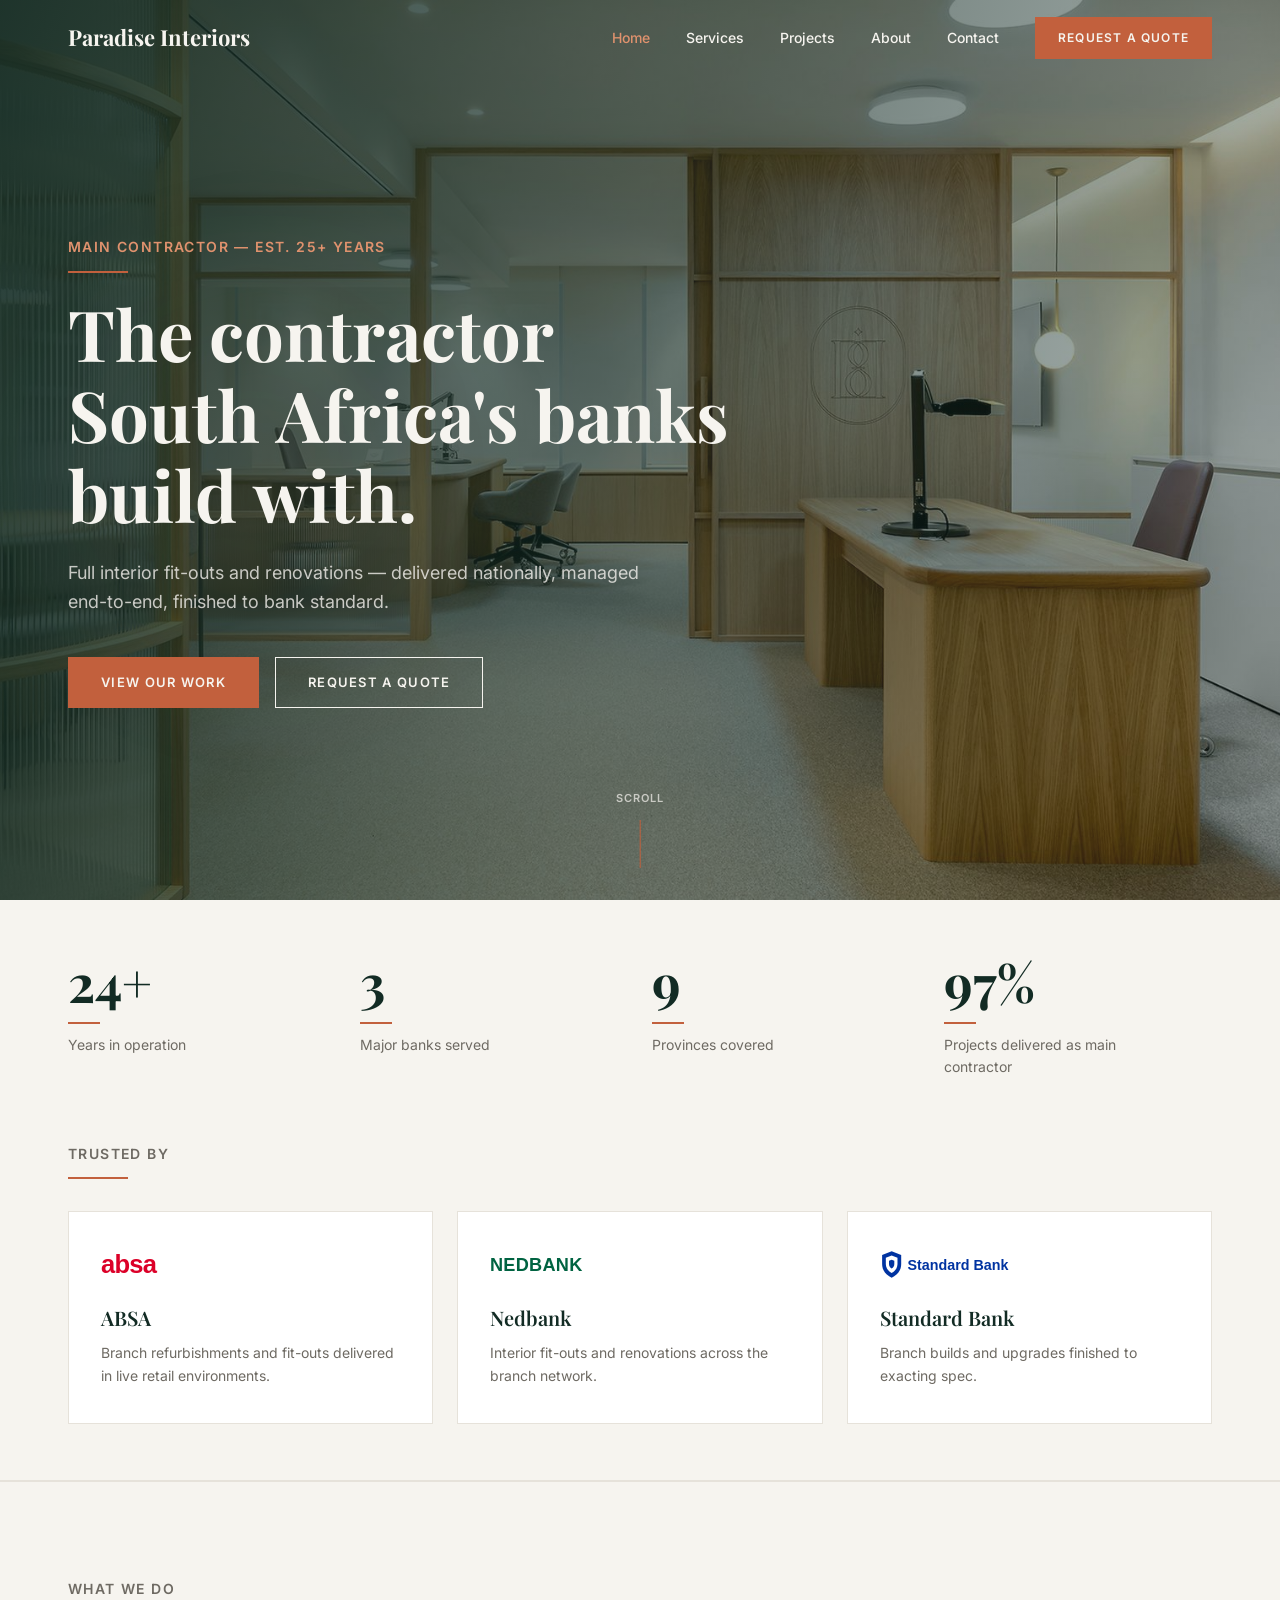
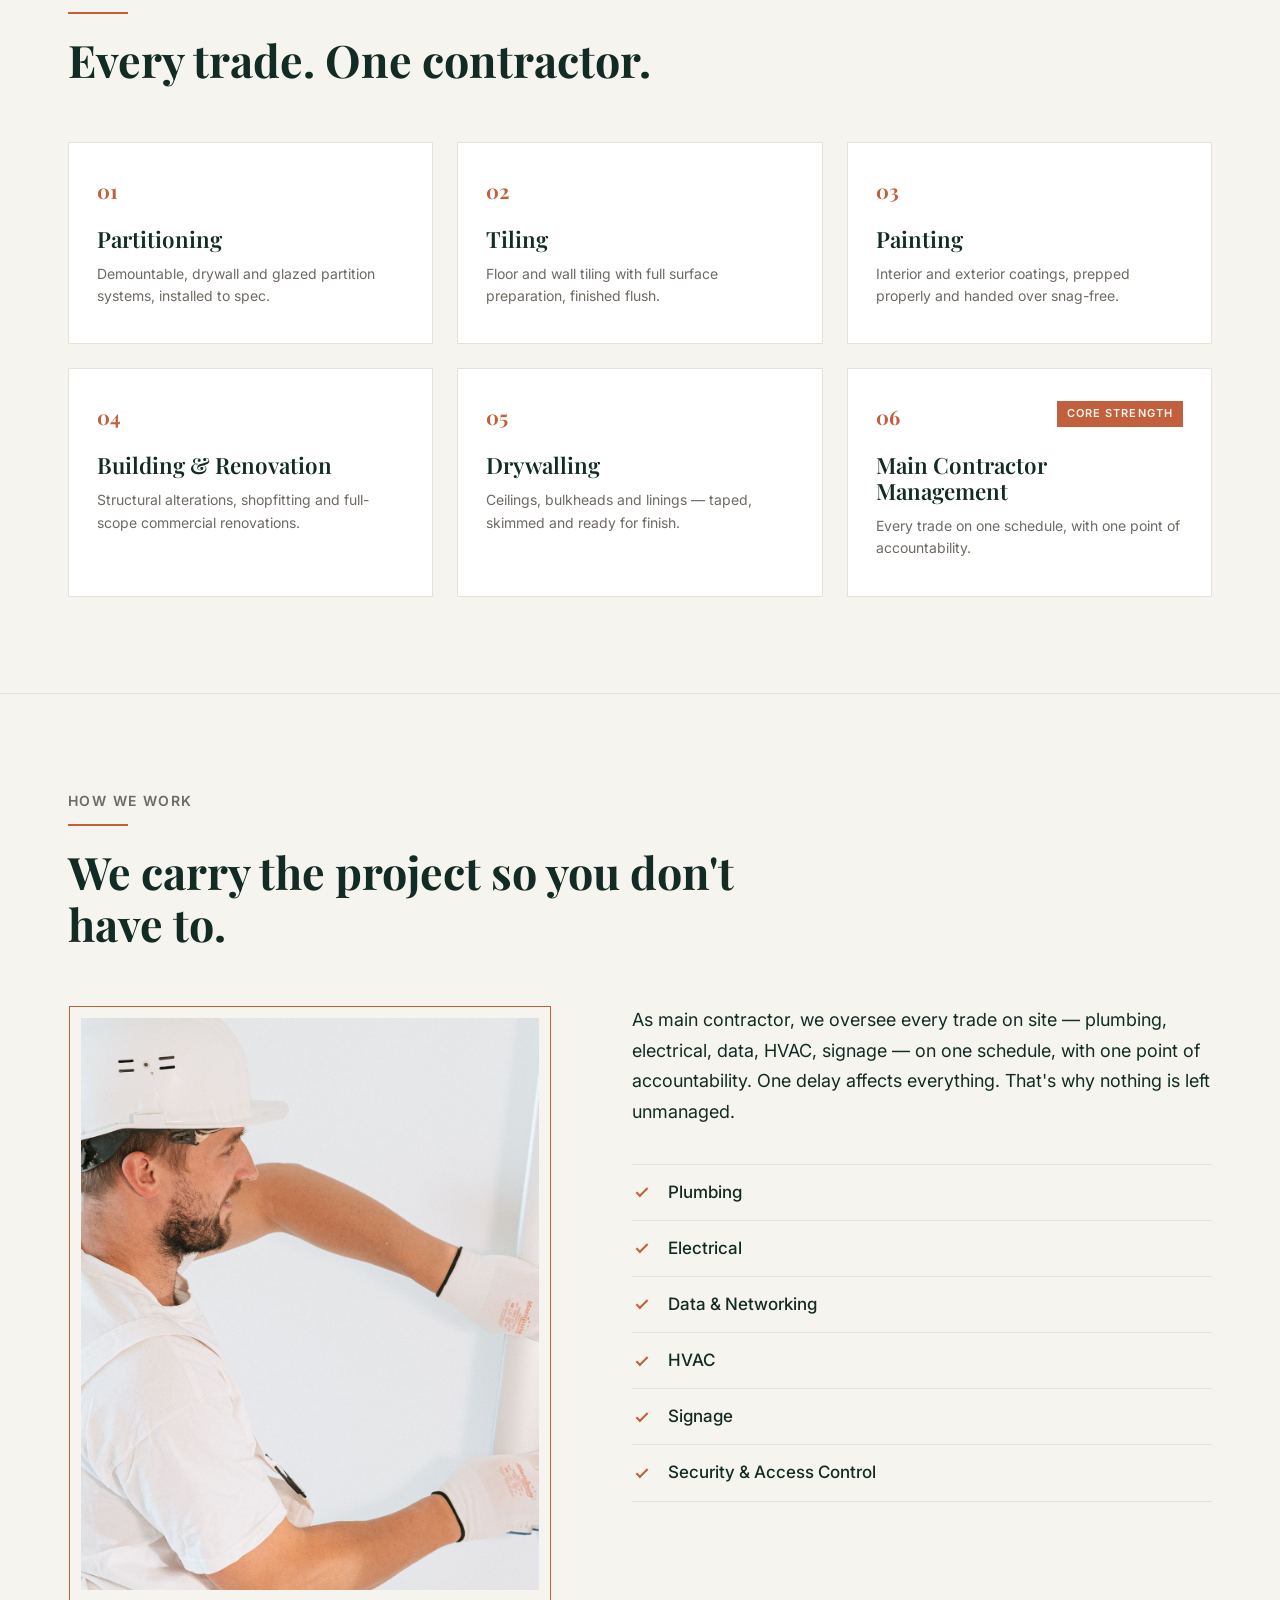
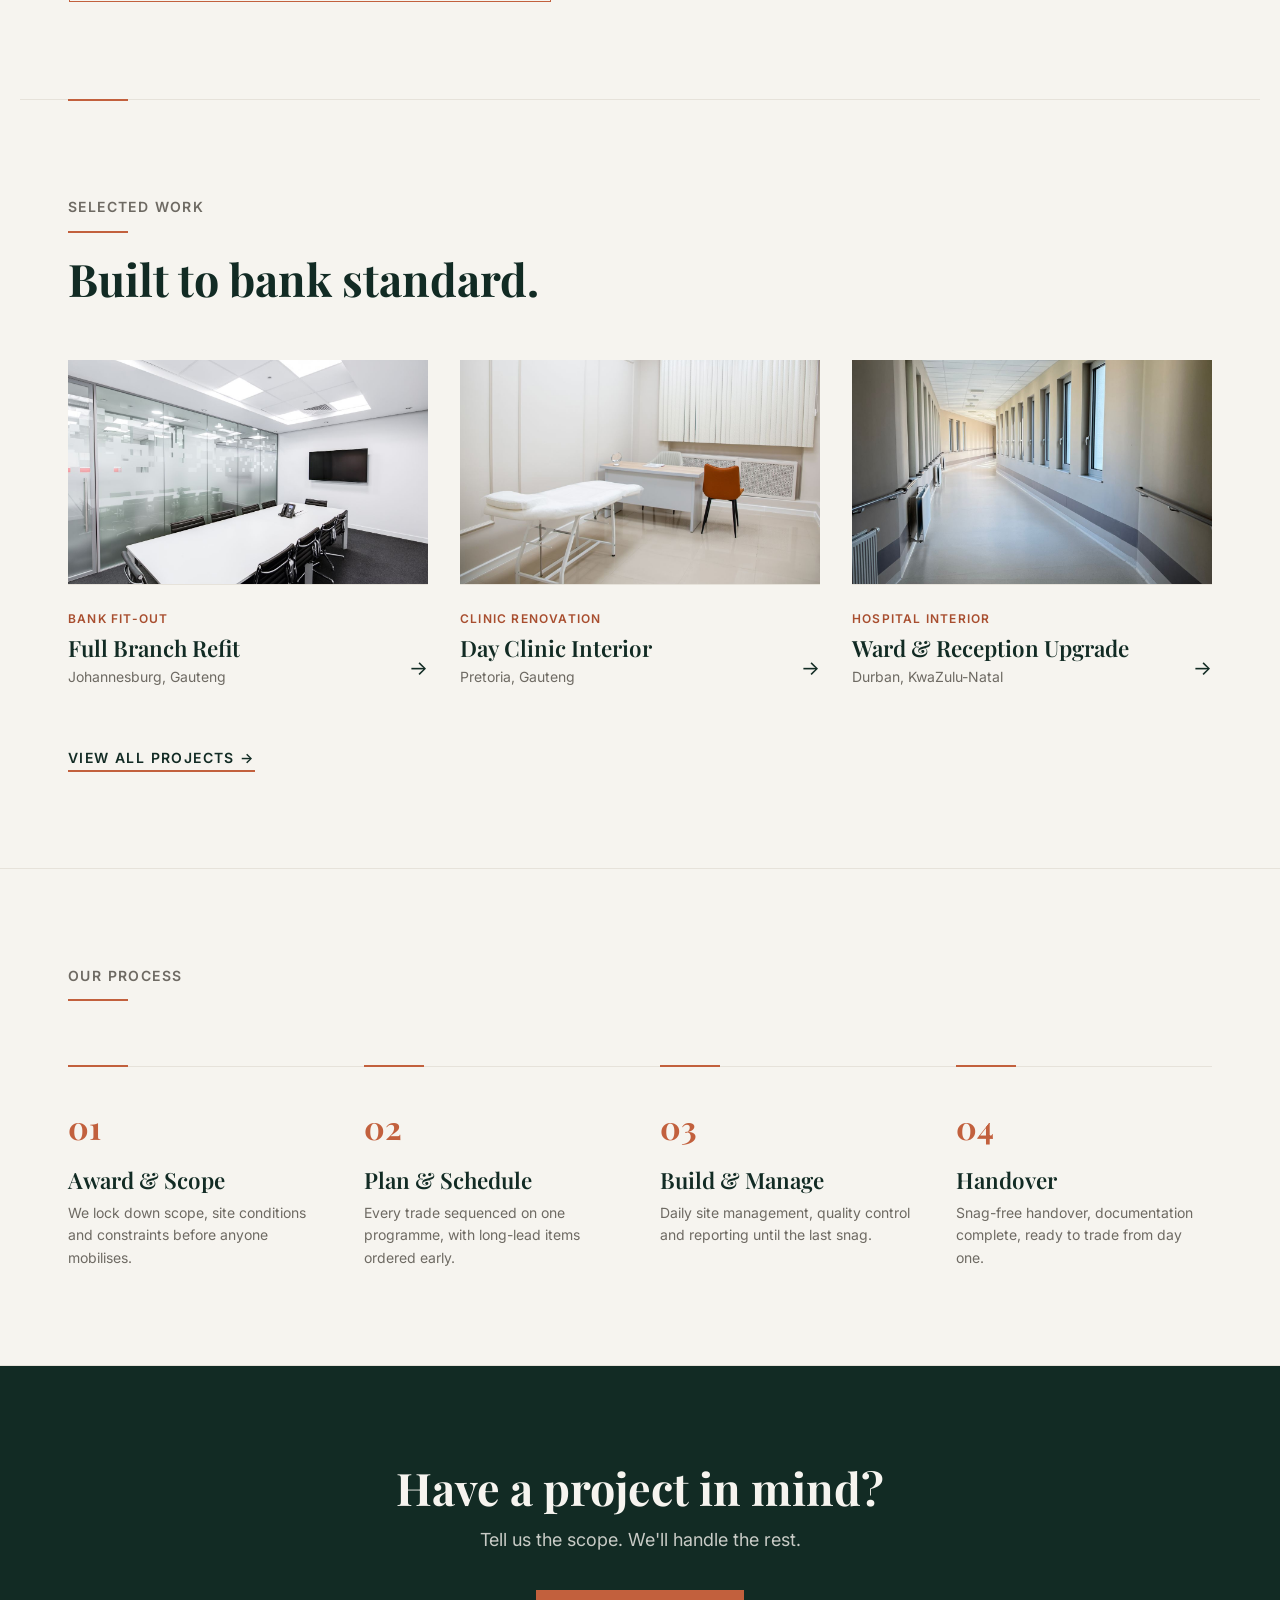
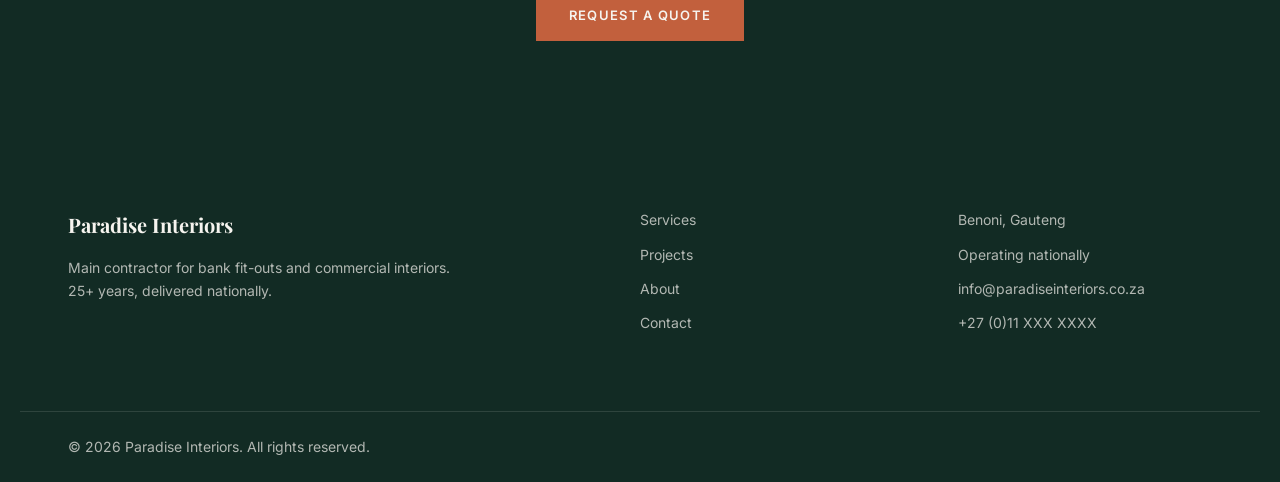
<file: index.html>
<!DOCTYPE html>
<html lang="en-ZA">
<head>
  <meta charset="UTF-8">
  <meta name="viewport" content="width=device-width, initial-scale=1.0">
  <title>Paradise Interiors | Main Contractor — Bank Fit-Outs &amp; Commercial Interiors, South Africa</title>
  <meta name="description" content="Paradise Interiors is the main contractor South Africa's banks build with — full fit-outs and renovations for banks, clinics and offices, delivered nationally.">
  <link rel="canonical" href="https://paradiseinteriors.co.za/">

  <meta property="og:type" content="website">
  <meta property="og:title" content="Paradise Interiors | Main Contractor — Bank Fit-Outs & Commercial Interiors, South Africa">
  <meta property="og:description" content="Paradise Interiors is the main contractor South Africa's banks build with — full fit-outs and renovations for banks, clinics and offices, delivered nationally.">
  <meta property="og:url" content="https://paradiseinteriors.co.za/">
  <meta property="og:image" content="https://raw.githubusercontent.com/zabih0043-cyber/Paradise-Interiors/main/assets/hero.jpg">
  <meta name="twitter:card" content="summary_large_image">
  <meta name="twitter:title" content="Paradise Interiors | Main Contractor — Bank Fit-Outs & Commercial Interiors, South Africa">
  <meta name="twitter:description" content="Paradise Interiors is the main contractor South Africa's banks build with — full fit-outs and renovations for banks, clinics and offices, delivered nationally.">
  <meta name="twitter:image" content="https://raw.githubusercontent.com/zabih0043-cyber/Paradise-Interiors/main/assets/hero.jpg">

  <link rel="icon" type="image/svg+xml" href="assets/favicon.svg">
  <link rel="apple-touch-icon" href="assets/apple-touch-icon.png">

  <link rel="preconnect" href="https://fonts.googleapis.com">
  <link rel="preconnect" href="https://fonts.gstatic.com" crossorigin>
  <link rel="preload" as="style" href="https://fonts.googleapis.com/css2?family=Playfair+Display:wght@500;600;700&family=Inter:wght@400;500;600&display=swap">
  <link href="https://fonts.googleapis.com/css2?family=Playfair+Display:wght@500;600;700&family=Inter:wght@400;500;600&display=swap" rel="stylesheet" media="print" onload="this.media='all'">
  <noscript><link href="https://fonts.googleapis.com/css2?family=Playfair+Display:wght@500;600;700&family=Inter:wght@400;500;600&display=swap" rel="stylesheet"></noscript>
  <link rel="preload" as="image" href="assets/hero.jpg" imagesrcset="assets/hero-900.jpg 900w, assets/hero.jpg 1600w" imagesizes="100vw" fetchpriority="high">

  <link rel="stylesheet" href="css/styles.css">
  <noscript>
    <style>
      .fade-up, .stagger > * { opacity: 1; transform: none; }
      .eyebrow::after, .divider__line::before, .timeline-item::before { transform: scaleX(1); }
    </style>
  </noscript>
  <script type="application/ld+json">
  {
    "@context": "https://schema.org",
    "@type": "GeneralContractor",
    "name": "Paradise Interiors",
    "description": "Main contractor for bank fit-outs and commercial interiors, operating nationally from Benoni, Gauteng for over 25 years.",
    "address": {
      "@type": "PostalAddress",
      "addressLocality": "Benoni",
      "addressRegion": "Gauteng",
      "addressCountry": "ZA"
    },
    "areaServed": "South Africa",
    "telephone": "+27 11 XXX XXXX",
    "email": "info@paradiseinteriors.co.za",
    "image": "https://raw.githubusercontent.com/zabih0043-cyber/Paradise-Interiors/main/assets/hero.jpg",
    "url": "https://paradiseinteriors.co.za/"
  }
  </script>
</head>
<body>

  <a class="skip-link" href="#main">Skip to content</a>

  <!-- ============ NAV ============ -->
  <header class="nav" id="nav">
    <div class="container nav__inner">
      <a class="nav__wordmark" href="index.html" aria-label="Paradise Interiors — home">Paradise&nbsp;Interiors</a>

      <nav class="nav__links" aria-label="Primary">
        <a href="index.html" class="is-active" aria-current="page">Home</a>
        <a href="services.html">Services</a>
        <a href="projects.html">Projects</a>
        <a href="about.html">About</a>
        <a href="contact.html">Contact</a>
        <a href="contact.html" class="btn btn--primary btn--nav">Request a Quote</a>
      </nav>

      <button class="nav__burger" id="nav-burger" aria-expanded="false" aria-controls="mobile-menu" aria-label="Open menu">
        <span></span><span></span><span></span>
      </button>
    </div>
  </header>

  <!-- Mobile overlay menu -->
  <div class="mobile-menu" id="mobile-menu" aria-hidden="true">
    <nav class="mobile-menu__links" aria-label="Mobile">
      <a href="index.html" class="is-active" aria-current="page">Home</a>
      <a href="services.html">Services</a>
      <a href="projects.html">Projects</a>
      <a href="about.html">About</a>
      <a href="contact.html">Contact</a>
      <a href="contact.html" class="btn btn--primary">Request a Quote</a>
    </nav>
  </div>

  <main id="main">

    <!-- ============ 2. HERO ============ -->
    <section class="hero">
      <div class="hero__bg">
        <img src="assets/hero.jpg" srcset="assets/hero-900.jpg 900w, assets/hero.jpg 1600w" sizes="100vw" alt="Warm oak-panelled office with fluted glass partitions and natural light" fetchpriority="high" width="1600" height="1067">
      </div>
      <div class="hero__glow" aria-hidden="true"></div>
      <div class="container hero__content">
        <p class="eyebrow eyebrow--on-dark" data-animate>Main Contractor — Est. 25+ Years</p>
        <h1 class="hero__title">The contractor South&nbsp;Africa's banks build&nbsp;with.</h1>
        <p class="hero__subline">Full interior fit-outs and renovations — delivered nationally, managed end-to-end, finished to bank standard.</p>
        <div class="hero__actions">
          <a href="#projects" class="btn btn--primary">View Our Work</a>
          <a href="contact.html" class="btn btn--ghost-light">Request a Quote</a>
        </div>
      </div>
      <div class="hero__scroll" aria-hidden="true">
        <span class="hero__scroll-label">Scroll</span>
        <span class="hero__scroll-line"></span>
      </div>
    </section>

    <!-- ============ 3. TRUST BAR ============ -->
    <section class="trust" aria-label="Company statistics">
      <div class="container">
        <div class="trust__stats stagger" data-animate>
          <div class="stat">
            <span class="stat__number" data-count="25" data-suffix="+">25+</span>
            <span class="stat__label">Years in operation</span>
          </div>
          <div class="stat">
            <span class="stat__number" data-count="3">3</span>
            <span class="stat__label">Major banks served</span>
          </div>
          <div class="stat">
            <span class="stat__number" data-count="9">9</span>
            <span class="stat__label">Provinces covered</span>
          </div>
          <div class="stat">
            <span class="stat__number" data-count="100" data-suffix="%">100%</span>
            <span class="stat__label">Projects delivered as main contractor</span>
          </div>
        </div>

        <!-- ============ 4. CLIENT LOGOS STRIP ============ -->
        <div class="logos fade-up" data-animate>
          <p class="eyebrow" data-animate>Trusted By</p>
          <div class="clients__grid stagger" data-animate>
            <div class="client-card">
              <img src="assets/logo-absa.svg" alt="ABSA logo" loading="lazy" width="122" height="64">
              <p class="client-card__name">ABSA</p>
              <p class="client-card__text">Branch refurbishments and fit-outs delivered in live retail environments.</p>
            </div>
            <div class="client-card">
              <img src="assets/logo-nedbank.svg" alt="Nedbank logo" loading="lazy" width="208" height="64">
              <p class="client-card__name">Nedbank</p>
              <p class="client-card__text">Interior fit-outs and renovations across the branch network.</p>
            </div>
            <div class="client-card">
              <img src="assets/logo-standardbank.svg" alt="Standard Bank logo" loading="lazy" width="268" height="64">
              <p class="client-card__name">Standard Bank</p>
              <p class="client-card__text">Branch builds and upgrades finished to exacting spec.</p>
            </div>
          </div>
        </div>
      </div>
    </section>

    <!-- ============ 5. SERVICES GRID ============ -->
    <section class="section section--lined services" id="services">
      <div class="container">
        <p class="eyebrow" data-animate>What We Do</p>
        <h2 class="section__title fade-up" data-animate>Every trade. One&nbsp;contractor.</h2>

        <div class="services__grid stagger" data-animate>
          <article class="service-card">
            <span class="service-card__number">01</span>
            <h3 class="service-card__title">Partitioning</h3>
            <p class="service-card__desc">Demountable, drywall and glazed partition systems, installed to spec.</p>
          </article>
          <article class="service-card">
            <span class="service-card__number">02</span>
            <h3 class="service-card__title">Tiling</h3>
            <p class="service-card__desc">Floor and wall tiling with full surface preparation, finished flush.</p>
          </article>
          <article class="service-card">
            <span class="service-card__number">03</span>
            <h3 class="service-card__title">Painting</h3>
            <p class="service-card__desc">Interior and exterior coatings, prepped properly and handed over snag-free.</p>
          </article>
          <article class="service-card">
            <span class="service-card__number">04</span>
            <h3 class="service-card__title">Building &amp; Renovation</h3>
            <p class="service-card__desc">Structural alterations, shopfitting and full-scope commercial renovations.</p>
          </article>
          <article class="service-card">
            <span class="service-card__number">05</span>
            <h3 class="service-card__title">Drywalling</h3>
            <p class="service-card__desc">Ceilings, bulkheads and linings — taped, skimmed and ready for finish.</p>
          </article>
          <article class="service-card service-card--core">
            <span class="service-card__tag">Core Strength</span>
            <span class="service-card__number">06</span>
            <h3 class="service-card__title">Main Contractor Management</h3>
            <p class="service-card__desc">Every trade on one schedule, with one point of accountability.</p>
          </article>
        </div>
      </div>
    </section>

    <!-- ============ 6. MAIN CONTRACTOR SECTION ============ -->
    <section class="section how" id="about">
      <div class="container">
        <p class="eyebrow" data-animate>How We Work</p>
        <h2 class="section__title fade-up" data-animate>We carry the project so you don't have&nbsp;to.</h2>

        <div class="how__layout">
          <div class="how__media fade-up" data-animate>
            <figure class="how__figure">
              <img src="assets/main-contractor.jpg" alt="Installer in a white hard hat fixing a wall panel on a bright commercial site" loading="lazy" width="1100" height="1375">
            </figure>
          </div>
          <div class="how__body fade-up" data-animate>
            <p class="how__copy">As main contractor, we oversee every trade on site — plumbing, electrical, data, HVAC, signage — on one schedule, with one point of accountability. One delay affects everything. That's why nothing is left unmanaged.</p>
            <ul class="how__trades">
              <li>Plumbing</li>
              <li>Electrical</li>
              <li>Data &amp; Networking</li>
              <li>HVAC</li>
              <li>Signage</li>
              <li>Security &amp; Access Control</li>
            </ul>
          </div>
        </div>
      </div>
    </section>

    <div class="divider" data-animate><div class="container divider__line"></div></div>

    <!-- ============ 7. FEATURED PROJECTS ============ -->
    <section class="section projects" id="projects">
      <div class="container">
        <p class="eyebrow" data-animate>Selected Work</p>
        <h2 class="section__title fade-up" data-animate>Built to bank&nbsp;standard.</h2>

        <div class="projects__grid stagger" data-animate>
          <a class="project-card" href="#projects">
            <div class="project-card__media">
              <img src="assets/project-bank-fitout.jpg" alt="Sleek corporate meeting room with frosted glass partition wall and black leather chairs" loading="lazy" width="1200" height="801">
            </div>
            <span class="project-card__type">Bank Fit-Out</span>
            <h3 class="project-card__title">Full Branch Refit</h3>
            <p class="project-card__location">Johannesburg, Gauteng</p>
            <span class="project-card__arrow" aria-hidden="true">&rarr;</span>
          </a>
          <a class="project-card" href="#projects">
            <div class="project-card__media">
              <img src="assets/project-clinic.jpg" alt="Bright clinic consultation room with examination bed, desk and clean tiled floor" loading="lazy" width="1200" height="800">
            </div>
            <span class="project-card__type">Clinic Renovation</span>
            <h3 class="project-card__title">Day Clinic Interior</h3>
            <p class="project-card__location">Pretoria, Gauteng</p>
            <span class="project-card__arrow" aria-hidden="true">&rarr;</span>
          </a>
          <a class="project-card" href="#projects">
            <div class="project-card__media">
              <img src="assets/project-hospital.jpg" alt="Modern hospital corridor with handrails, vinyl flooring and natural light from tall windows" loading="lazy" width="1200" height="1200">
            </div>
            <span class="project-card__type">Hospital Interior</span>
            <h3 class="project-card__title">Ward &amp; Reception Upgrade</h3>
            <p class="project-card__location">Durban, KwaZulu-Natal</p>
            <span class="project-card__arrow" aria-hidden="true">&rarr;</span>
          </a>
        </div>

        <p class="projects__all fade-up" data-animate><a href="projects.html">View all projects &rarr;</a></p>
      </div>
    </section>

    <!-- ============ 8. PROCESS ============ -->
    <section class="section section--lined process">
      <div class="container">
        <p class="eyebrow" data-animate>Our Process</p>

        <ol class="process__steps stagger" data-animate>
          <li class="process-step">
            <span class="process-step__number">01</span>
            <h3 class="process-step__title">Award &amp; Scope</h3>
            <p class="process-step__desc">We lock down scope, site conditions and constraints before anyone mobilises.</p>
          </li>
          <li class="process-step">
            <span class="process-step__number">02</span>
            <h3 class="process-step__title">Plan &amp; Schedule</h3>
            <p class="process-step__desc">Every trade sequenced on one programme, with long-lead items ordered early.</p>
          </li>
          <li class="process-step">
            <span class="process-step__number">03</span>
            <h3 class="process-step__title">Build &amp; Manage</h3>
            <p class="process-step__desc">Daily site management, quality control and reporting until the last snag.</p>
          </li>
          <li class="process-step">
            <span class="process-step__number">04</span>
            <h3 class="process-step__title">Handover</h3>
            <p class="process-step__desc">Snag-free handover, documentation complete, ready to trade from day one.</p>
          </li>
        </ol>
      </div>
    </section>

    <!-- ============ 9. CTA BAND ============ -->
    <section class="cta" id="contact">
      <div class="container cta__inner fade-up" data-animate>
        <h2 class="cta__title">Have a project in&nbsp;mind?</h2>
        <p class="cta__line">Tell us the scope. We'll handle the rest.</p>
        <a href="contact.html" class="btn btn--primary">Request a Quote</a>
      </div>
    </section>

  </main>

  <!-- ============ 10. FOOTER ============ -->
  <footer class="footer">
    <div class="container footer__grid">
      <div class="footer__col">
        <p class="footer__wordmark">Paradise&nbsp;Interiors</p>
        <p class="footer__oneliner">Main contractor for bank fit-outs and commercial interiors. 25+ years, delivered nationally.</p>
      </div>
      <nav class="footer__col footer__nav" aria-label="Footer">
        <a href="services.html">Services</a>
        <a href="projects.html">Projects</a>
        <a href="about.html">About</a>
        <a href="contact.html">Contact</a>
      </nav>
      <div class="footer__col footer__contact">
        <p>Benoni, Gauteng</p>
        <p>Operating nationally</p>
        <p><a href="mailto:info@paradiseinteriors.co.za">info@paradiseinteriors.co.za</a></p>
        <p><a href="tel:+27110000000">+27 (0)11 XXX XXXX</a></p>
      </div>
    </div>
    <div class="container footer__bottom">
      <p>&copy; 2026 Paradise Interiors. All rights reserved.</p>
    </div>
  </footer>

  <script src="js/main.js" defer></script>
</body>
</html>
</file>
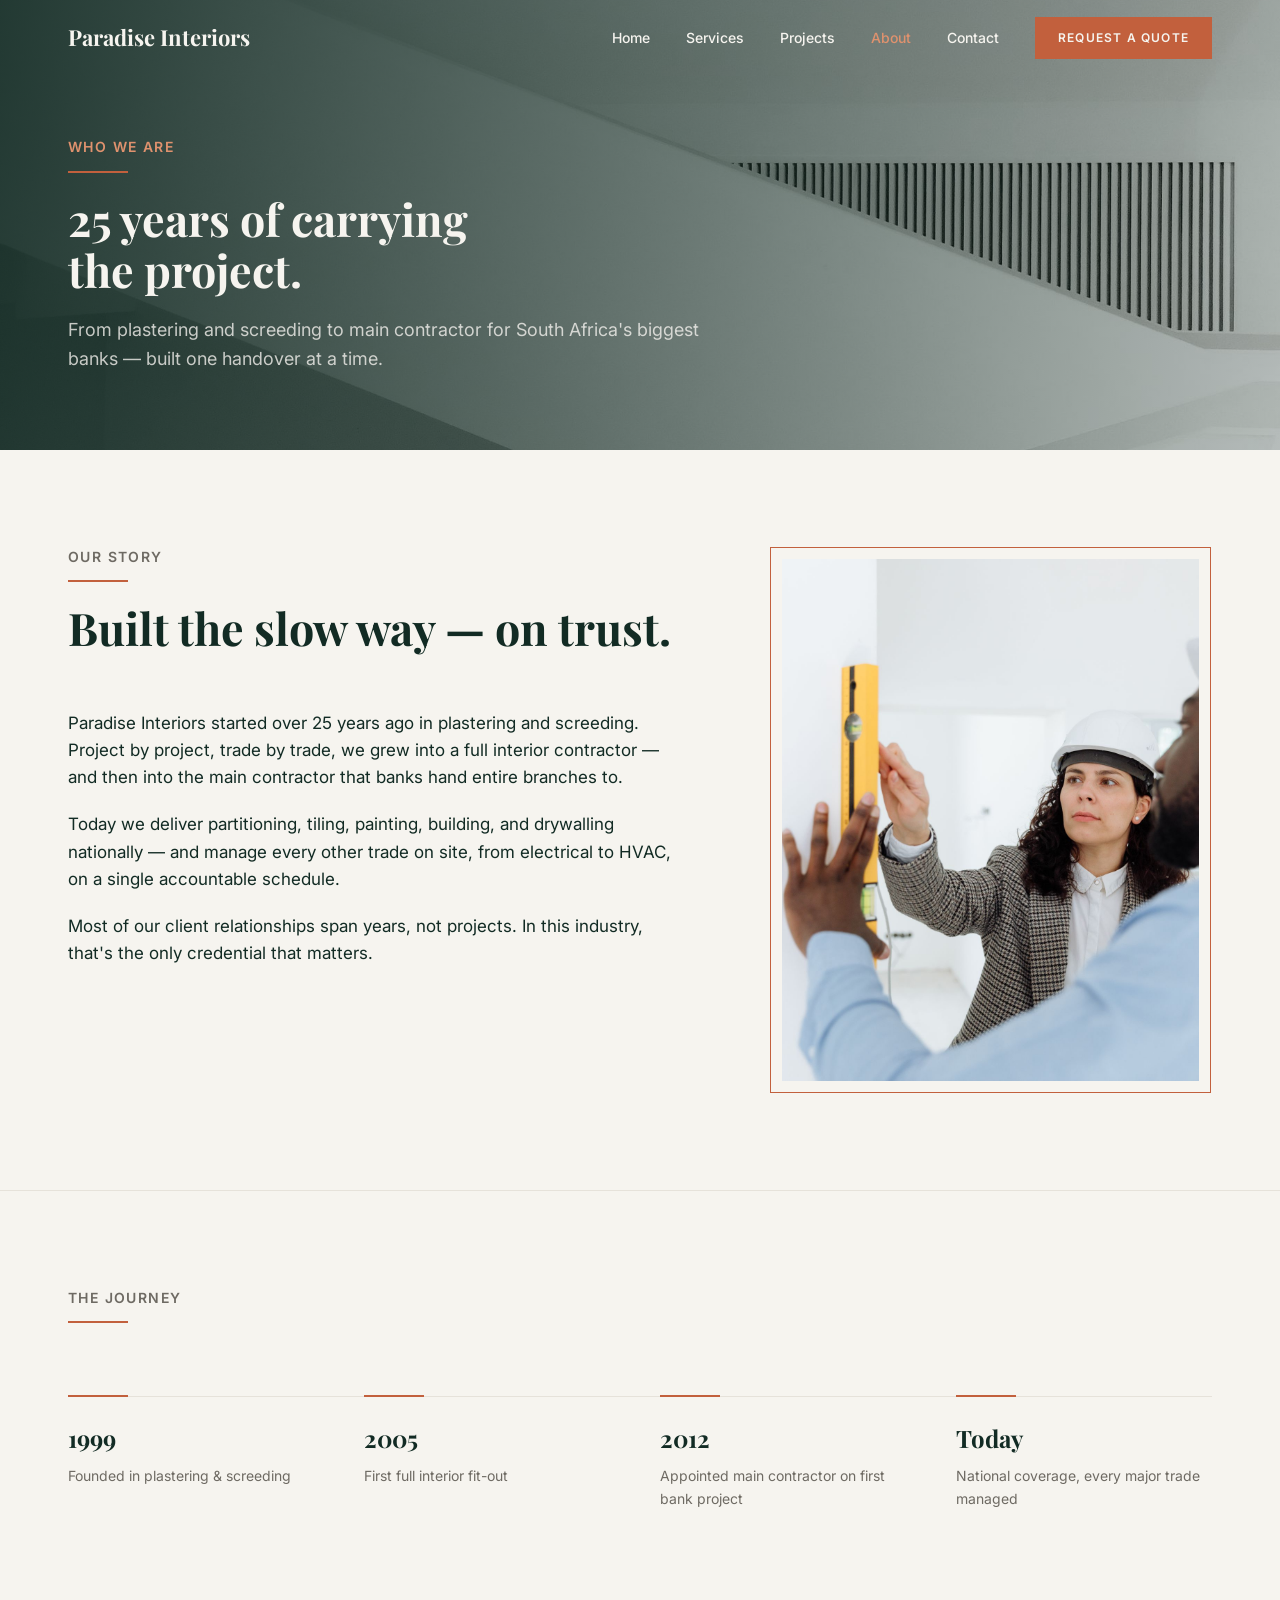
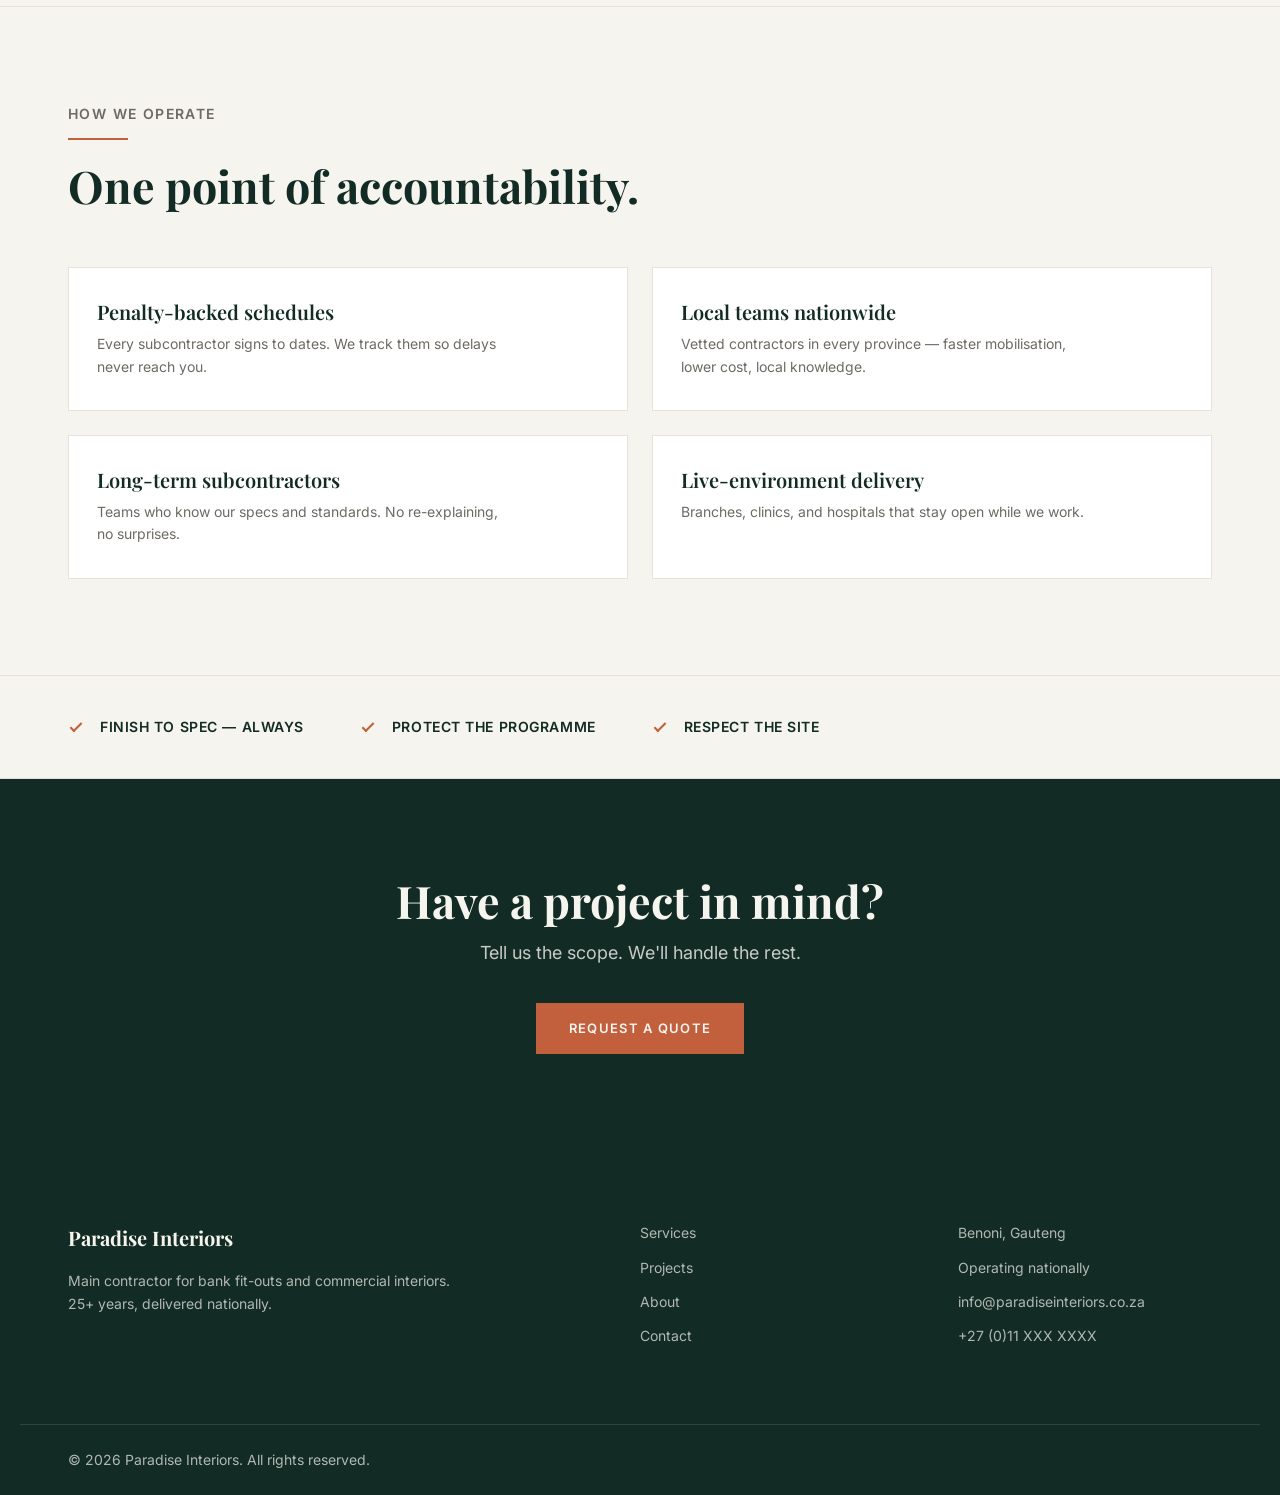
<file: about.html>
<!DOCTYPE html>
<!-- Timeline years are representative placeholders — confirm real dates with client before launch -->
<html lang="en-ZA">
<head>
  <meta charset="UTF-8">
  <meta name="viewport" content="width=device-width, initial-scale=1.0">
  <title>About Us | 25+ Years as a Trusted Main Contractor — Paradise Interiors</title>
  <meta name="description" content="From plastering and screeding to trusted main contractor for South Africa's biggest banks — 25+ years of fit-outs delivered one handover at a time.">
  <link rel="canonical" href="https://paradiseinteriors.co.za/about.html">

  <meta property="og:type" content="website">
  <meta property="og:title" content="About Us | 25+ Years as a Trusted Main Contractor — Paradise Interiors">
  <meta property="og:description" content="From plastering and screeding to trusted main contractor for South Africa's biggest banks — 25+ years of fit-outs delivered one handover at a time.">
  <meta property="og:url" content="https://paradiseinteriors.co.za/about.html">
  <meta property="og:image" content="https://raw.githubusercontent.com/zabih0043-cyber/Paradise-Interiors/main/assets/hero.jpg">
  <meta name="twitter:card" content="summary_large_image">
  <meta name="twitter:title" content="About Us | 25+ Years as a Trusted Main Contractor — Paradise Interiors">
  <meta name="twitter:description" content="From plastering and screeding to trusted main contractor for South Africa's biggest banks — 25+ years of fit-outs delivered one handover at a time.">
  <meta name="twitter:image" content="https://raw.githubusercontent.com/zabih0043-cyber/Paradise-Interiors/main/assets/hero.jpg">

  <link rel="icon" type="image/svg+xml" href="assets/favicon.svg">
  <link rel="apple-touch-icon" href="assets/apple-touch-icon.png">

  <link rel="preconnect" href="https://fonts.googleapis.com">
  <link rel="preconnect" href="https://fonts.gstatic.com" crossorigin>
  <link rel="preload" as="style" href="https://fonts.googleapis.com/css2?family=Playfair+Display:wght@500;600;700&family=Inter:wght@400;500;600&display=swap">
  <link href="https://fonts.googleapis.com/css2?family=Playfair+Display:wght@500;600;700&family=Inter:wght@400;500;600&display=swap" rel="stylesheet" media="print" onload="this.media='all'">
  <noscript><link href="https://fonts.googleapis.com/css2?family=Playfair+Display:wght@500;600;700&family=Inter:wght@400;500;600&display=swap" rel="stylesheet"></noscript>
  <link rel="preload" as="image" href="assets/hero-about.jpg" imagesrcset="assets/hero-about-900.jpg 900w, assets/hero-about.jpg 1920w" imagesizes="100vw" fetchpriority="high">

  <link rel="stylesheet" href="css/styles.css">
  <noscript>
    <style>
      .fade-up, .stagger > * { opacity: 1; transform: none; }
      .eyebrow::after, .divider__line::before, .timeline-item::before { transform: scaleX(1); }
    </style>
  </noscript>
</head>
<body>

  <a class="skip-link" href="#main">Skip to content</a>

  <!-- ============ NAV ============ -->
  <header class="nav" id="nav">
    <div class="container nav__inner">
      <a class="nav__wordmark" href="index.html" aria-label="Paradise Interiors — home">Paradise&nbsp;Interiors</a>

      <nav class="nav__links" aria-label="Primary">
        <a href="index.html">Home</a>
        <a href="services.html">Services</a>
        <a href="projects.html">Projects</a>
        <a href="about.html" class="is-active" aria-current="page">About</a>
        <a href="contact.html">Contact</a>
        <a href="contact.html" class="btn btn--primary btn--nav">Request a Quote</a>
      </nav>

      <button class="nav__burger" id="nav-burger" aria-expanded="false" aria-controls="mobile-menu" aria-label="Open menu">
        <span></span><span></span><span></span>
      </button>
    </div>
  </header>

  <!-- Mobile overlay menu -->
  <div class="mobile-menu" id="mobile-menu" aria-hidden="true">
    <nav class="mobile-menu__links" aria-label="Mobile">
      <a href="index.html">Home</a>
      <a href="services.html">Services</a>
      <a href="projects.html">Projects</a>
      <a href="about.html" class="is-active" aria-current="page">About</a>
      <a href="contact.html">Contact</a>
      <a href="contact.html" class="btn btn--primary">Request a Quote</a>
    </nav>
  </div>

  <main id="main">

    <!-- ============ PAGE HERO ============ -->
    <section class="page-hero page-hero--short">
      <div class="page-hero__bg">
        <img src="assets/hero-about.jpg" srcset="assets/hero-about-900.jpg 900w, assets/hero-about.jpg 1920w" sizes="100vw" alt="White geometric staircase volumes with a slatted ceiling vent detail" fetchpriority="high" width="1920" height="1439">
      </div>
      <div class="container page-hero__content">
        <p class="eyebrow eyebrow--on-dark" data-animate>Who We Are</p>
        <h1 class="page-hero__title">25 years of carrying the&nbsp;project.</h1>
        <p class="page-hero__subline">From plastering and screeding to main contractor for South Africa's biggest banks — built one handover at a time.</p>
      </div>
    </section>

    <!-- ============ STORY ============ -->
    <section class="section story">
      <div class="container">
        <div class="story__layout">
          <div class="story__body">
            <p class="eyebrow" data-animate>Our Story</p>
            <h2 class="section__title fade-up" data-animate>Built the slow way — on&nbsp;trust.</h2>
            <div class="story__copy fade-up" data-animate>
              <p>Paradise Interiors started over 25 years ago in plastering and screeding. Project by project, trade by trade, we grew into a full interior contractor — and then into the main contractor that banks hand entire branches to.</p>
              <p>Today we deliver partitioning, tiling, painting, building, and drywalling nationally — and manage every other trade on site, from electrical to HVAC, on a single accountable schedule.</p>
              <p>Most of our client relationships span years, not projects. In this industry, that's the only credential that matters.</p>
            </div>
          </div>
          <div class="story__media fade-up" data-animate>
            <figure class="how__figure">
              <img src="assets/about-story.jpg" alt="Two site professionals in hard hats checking a wall with a spirit level" loading="lazy" width="1200" height="1500">
            </figure>
          </div>
        </div>
      </div>
    </section>

    <!-- ============ TIMELINE ============ -->
    <section class="section section--lined journey">
      <div class="container">
        <p class="eyebrow" data-animate>The Journey</p>
        <ol class="timeline stagger" data-animate>
          <li class="timeline-item">
            <span class="timeline-item__year">1999</span>
            <p class="timeline-item__text">Founded in plastering &amp; screeding</p>
          </li>
          <li class="timeline-item">
            <span class="timeline-item__year">2005</span>
            <p class="timeline-item__text">First full interior fit-out</p>
          </li>
          <li class="timeline-item">
            <span class="timeline-item__year">2012</span>
            <p class="timeline-item__text">Appointed main contractor on first bank project</p>
          </li>
          <li class="timeline-item">
            <span class="timeline-item__year">Today</span>
            <p class="timeline-item__text">National coverage, every major trade managed</p>
          </li>
        </ol>
      </div>
    </section>

    <!-- ============ HOW WE OPERATE ============ -->
    <section class="section operate">
      <div class="container">
        <p class="eyebrow" data-animate>How We Operate</p>
        <h2 class="section__title fade-up" data-animate>One point of accountability.</h2>
        <div class="operate__grid stagger" data-animate>
          <article class="op-card">
            <h3 class="op-card__title">Penalty-backed schedules</h3>
            <p class="op-card__text">Every subcontractor signs to dates. We track them so delays never reach you.</p>
          </article>
          <article class="op-card">
            <h3 class="op-card__title">Local teams nationwide</h3>
            <p class="op-card__text">Vetted contractors in every province — faster mobilisation, lower cost, local knowledge.</p>
          </article>
          <article class="op-card">
            <h3 class="op-card__title">Long-term subcontractors</h3>
            <p class="op-card__text">Teams who know our specs and standards. No re-explaining, no surprises.</p>
          </article>
          <article class="op-card">
            <h3 class="op-card__title">Live-environment delivery</h3>
            <p class="op-card__text">Branches, clinics, and hospitals that stay open while we work.</p>
          </article>
        </div>
      </div>
    </section>

    <!-- ============ VALUES STRIP ============ -->
    <section class="values">
      <div class="container">
        <ul class="values__list fade-up" data-animate>
          <li>Finish to spec — always</li>
          <li>Protect the programme</li>
          <li>Respect the site</li>
        </ul>
      </div>
    </section>

    <!-- ============ CTA BAND ============ -->
    <section class="cta" id="contact">
      <div class="container cta__inner fade-up" data-animate>
        <h2 class="cta__title">Have a project in&nbsp;mind?</h2>
        <p class="cta__line">Tell us the scope. We'll handle the rest.</p>
        <a href="contact.html" class="btn btn--primary">Request a Quote</a>
      </div>
    </section>

  </main>

  <!-- ============ FOOTER ============ -->
  <footer class="footer">
    <div class="container footer__grid">
      <div class="footer__col">
        <p class="footer__wordmark">Paradise&nbsp;Interiors</p>
        <p class="footer__oneliner">Main contractor for bank fit-outs and commercial interiors. 25+ years, delivered nationally.</p>
      </div>
      <nav class="footer__col footer__nav" aria-label="Footer">
        <a href="services.html">Services</a>
        <a href="projects.html">Projects</a>
        <a href="about.html">About</a>
        <a href="contact.html">Contact</a>
      </nav>
      <div class="footer__col footer__contact">
        <p>Benoni, Gauteng</p>
        <p>Operating nationally</p>
        <p><a href="mailto:info@paradiseinteriors.co.za">info@paradiseinteriors.co.za</a></p>
        <p><a href="tel:+27110000000">+27 (0)11 XXX XXXX</a></p>
      </div>
    </div>
    <div class="container footer__bottom">
      <p>&copy; 2026 Paradise Interiors. All rights reserved.</p>
    </div>
  </footer>

  <script src="js/main.js" defer></script>
</body>
</html>
</file>
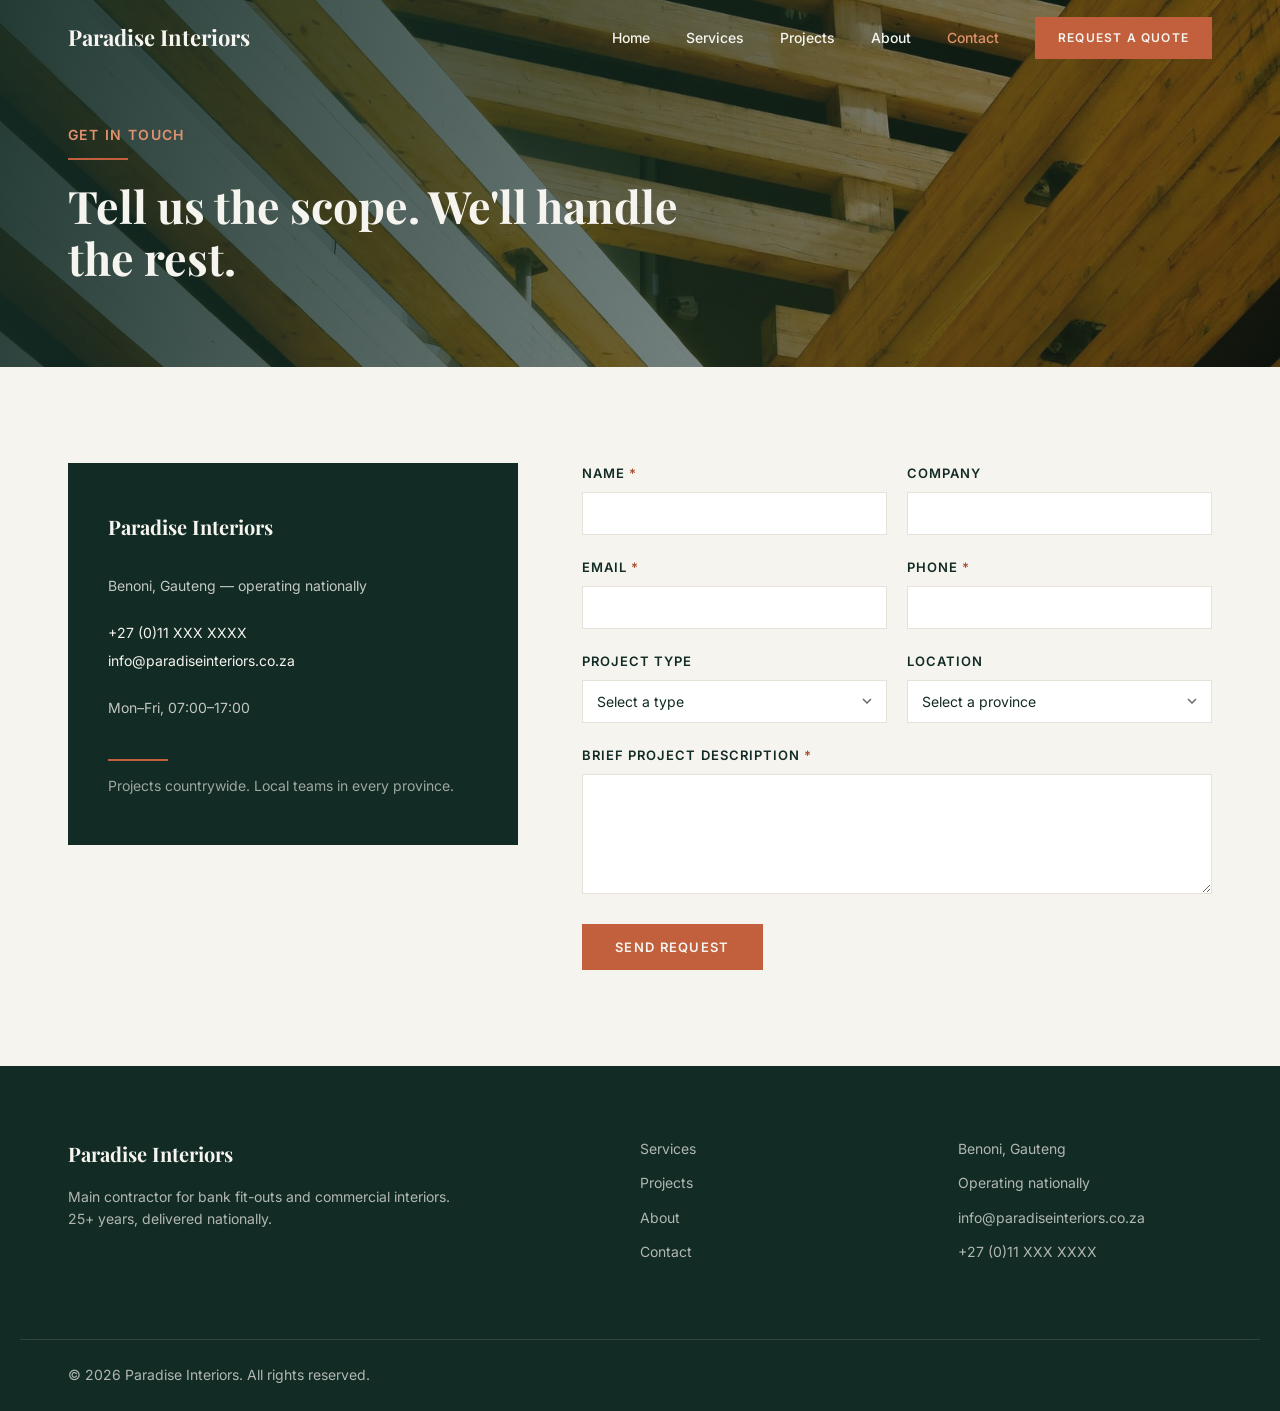
<file: contact.html>
<!DOCTYPE html>
<!-- Wire to form handler / email service before launch -->
<html lang="en-ZA">
<head>
  <meta charset="UTF-8">
  <meta name="viewport" content="width=device-width, initial-scale=1.0">
  <title>Contact Us | Request a Quote — Paradise Interiors</title>
  <meta name="description" content="Request a quote from Paradise Interiors — main contractor for bank fit-outs, healthcare and commercial interiors. Based in Benoni, serving all of South Africa.">
  <link rel="canonical" href="https://paradiseinteriors.co.za/contact.html">

  <meta property="og:type" content="website">
  <meta property="og:title" content="Contact Us | Request a Quote — Paradise Interiors">
  <meta property="og:description" content="Request a quote from Paradise Interiors — main contractor for bank fit-outs, healthcare and commercial interiors. Based in Benoni, serving all of South Africa.">
  <meta property="og:url" content="https://paradiseinteriors.co.za/contact.html">
  <meta property="og:image" content="https://raw.githubusercontent.com/zabih0043-cyber/Paradise-Interiors/main/assets/hero.jpg">
  <meta name="twitter:card" content="summary_large_image">
  <meta name="twitter:title" content="Contact Us | Request a Quote — Paradise Interiors">
  <meta name="twitter:description" content="Request a quote from Paradise Interiors — main contractor for bank fit-outs, healthcare and commercial interiors. Based in Benoni, serving all of South Africa.">
  <meta name="twitter:image" content="https://raw.githubusercontent.com/zabih0043-cyber/Paradise-Interiors/main/assets/hero.jpg">

  <link rel="icon" type="image/svg+xml" href="assets/favicon.svg">
  <link rel="apple-touch-icon" href="assets/apple-touch-icon.png">

  <link rel="preconnect" href="https://fonts.googleapis.com">
  <link rel="preconnect" href="https://fonts.gstatic.com" crossorigin>
  <link rel="preload" as="style" href="https://fonts.googleapis.com/css2?family=Playfair+Display:wght@500;600;700&family=Inter:wght@400;500;600&display=swap">
  <link href="https://fonts.googleapis.com/css2?family=Playfair+Display:wght@500;600;700&family=Inter:wght@400;500;600&display=swap" rel="stylesheet" media="print" onload="this.media='all'">
  <noscript><link href="https://fonts.googleapis.com/css2?family=Playfair+Display:wght@500;600;700&family=Inter:wght@400;500;600&display=swap" rel="stylesheet"></noscript>
  <link rel="preload" as="image" href="assets/hero-contact.jpg" imagesrcset="assets/hero-contact-900.jpg 900w, assets/hero-contact.jpg 1600w" imagesizes="100vw" fetchpriority="high">

  <link rel="stylesheet" href="css/styles.css">
  <noscript>
    <style>
      .fade-up, .stagger > * { opacity: 1; transform: none; }
      .eyebrow::after, .divider__line::before, .timeline-item::before { transform: scaleX(1); }
    </style>
  </noscript>
</head>
<body>

  <a class="skip-link" href="#main">Skip to content</a>

  <!-- ============ NAV ============ -->
  <header class="nav" id="nav">
    <div class="container nav__inner">
      <a class="nav__wordmark" href="index.html" aria-label="Paradise Interiors — home">Paradise&nbsp;Interiors</a>

      <nav class="nav__links" aria-label="Primary">
        <a href="index.html">Home</a>
        <a href="services.html">Services</a>
        <a href="projects.html">Projects</a>
        <a href="about.html">About</a>
        <a href="contact.html" class="is-active" aria-current="page">Contact</a>
        <a href="#quote-form" class="btn btn--primary btn--nav">Request a Quote</a>
      </nav>

      <button class="nav__burger" id="nav-burger" aria-expanded="false" aria-controls="mobile-menu" aria-label="Open menu">
        <span></span><span></span><span></span>
      </button>
    </div>
  </header>

  <!-- Mobile overlay menu -->
  <div class="mobile-menu" id="mobile-menu" aria-hidden="true">
    <nav class="mobile-menu__links" aria-label="Mobile">
      <a href="index.html">Home</a>
      <a href="services.html">Services</a>
      <a href="projects.html">Projects</a>
      <a href="about.html">About</a>
      <a href="contact.html" class="is-active" aria-current="page">Contact</a>
      <a href="#quote-form" class="btn btn--primary">Request a Quote</a>
    </nav>
  </div>

  <main id="main">

    <!-- ============ PAGE HERO ============ -->
    <section class="page-hero page-hero--slim">
      <div class="page-hero__bg">
        <img src="assets/hero-contact.jpg" srcset="assets/hero-contact-900.jpg 900w, assets/hero-contact.jpg 1600w" sizes="100vw" alt="Warm timber-slat building facade in bright sunlight" fetchpriority="high" width="1600" height="1067">
      </div>
      <div class="container page-hero__content">
        <p class="eyebrow eyebrow--on-dark" data-animate>Get In Touch</p>
        <h1 class="page-hero__title">Tell us the scope. We'll handle the&nbsp;rest.</h1>
      </div>
    </section>

    <!-- ============ CONTACT SPLIT ============ -->
    <section class="section contact">
      <div class="container">
        <div class="contact__layout">

          <!-- Details card -->
          <aside class="contact-card fade-up" data-animate>
            <p class="contact-card__wordmark">Paradise&nbsp;Interiors</p>
            <div class="contact-card__block">
              <p>Benoni, Gauteng — operating nationally</p>
            </div>
            <div class="contact-card__block">
              <p><a href="tel:+27110000000">+27 (0)11 XXX XXXX</a></p>
              <p><a href="mailto:info@paradiseinteriors.co.za">info@paradiseinteriors.co.za</a></p>
            </div>
            <div class="contact-card__block">
              <p>Mon&ndash;Fri, 07:00&ndash;17:00</p>
            </div>
            <p class="contact-card__note">Projects countrywide. Local teams in every province.</p>
          </aside>

          <!-- Quote form -->
          <div class="contact__form-col fade-up" data-animate>
            <form class="quote-form" id="quote-form" novalidate>
              <div class="quote-form__row">
                <div class="field">
                  <label for="qf-name">Name <span aria-hidden="true">*</span></label>
                  <input type="text" id="qf-name" name="name" required autocomplete="name">
                  <p class="field__error">Please enter your name.</p>
                </div>
                <div class="field">
                  <label for="qf-company">Company</label>
                  <input type="text" id="qf-company" name="company" autocomplete="organization">
                </div>
              </div>

              <div class="quote-form__row">
                <div class="field">
                  <label for="qf-email">Email <span aria-hidden="true">*</span></label>
                  <input type="email" id="qf-email" name="email" required autocomplete="email">
                  <p class="field__error">Please enter a valid email address.</p>
                </div>
                <div class="field">
                  <label for="qf-phone">Phone <span aria-hidden="true">*</span></label>
                  <input type="tel" id="qf-phone" name="phone" required autocomplete="tel">
                  <p class="field__error">Please enter a phone number.</p>
                </div>
              </div>

              <div class="quote-form__row">
                <div class="field">
                  <label for="qf-type">Project type</label>
                  <select id="qf-type" name="project-type">
                    <option value="">Select a type</option>
                    <option>Bank Fit-Out</option>
                    <option>Healthcare</option>
                    <option>Commercial</option>
                    <option>Renovation</option>
                    <option>Other</option>
                  </select>
                </div>
                <div class="field">
                  <label for="qf-province">Location</label>
                  <select id="qf-province" name="province">
                    <option value="">Select a province</option>
                    <option>Eastern Cape</option>
                    <option>Free State</option>
                    <option>Gauteng</option>
                    <option>KwaZulu-Natal</option>
                    <option>Limpopo</option>
                    <option>Mpumalanga</option>
                    <option>Northern Cape</option>
                    <option>North West</option>
                    <option>Western Cape</option>
                  </select>
                </div>
              </div>

              <div class="field">
                <label for="qf-brief">Brief project description <span aria-hidden="true">*</span></label>
                <textarea id="qf-brief" name="brief" rows="5" required></textarea>
                <p class="field__error">Please describe the project briefly.</p>
              </div>

              <!-- Honeypot — humans never see or fill this -->
              <div class="hp-field" aria-hidden="true">
                <label for="qf-website">Website</label>
                <input type="text" id="qf-website" name="website" tabindex="-1" autocomplete="off">
              </div>

              <button type="submit" class="btn btn--primary">Send Request</button>
            </form>

            <div class="form-success" id="form-success" role="status" hidden>
              <p class="form-success__title">Thank you — we'll come back to you within one business day.</p>
              <p class="form-success__text">If it's urgent, call us on <a href="tel:+27110000000">+27 (0)11 XXX XXXX</a>.</p>
            </div>
          </div>

        </div>
      </div>
    </section>

  </main>

  <!-- ============ FOOTER ============ -->
  <footer class="footer">
    <div class="container footer__grid">
      <div class="footer__col">
        <p class="footer__wordmark">Paradise&nbsp;Interiors</p>
        <p class="footer__oneliner">Main contractor for bank fit-outs and commercial interiors. 25+ years, delivered nationally.</p>
      </div>
      <nav class="footer__col footer__nav" aria-label="Footer">
        <a href="services.html">Services</a>
        <a href="projects.html">Projects</a>
        <a href="about.html">About</a>
        <a href="contact.html">Contact</a>
      </nav>
      <div class="footer__col footer__contact">
        <p>Benoni, Gauteng</p>
        <p>Operating nationally</p>
        <p><a href="mailto:info@paradiseinteriors.co.za">info@paradiseinteriors.co.za</a></p>
        <p><a href="tel:+27110000000">+27 (0)11 XXX XXXX</a></p>
      </div>
    </div>
    <div class="container footer__bottom">
      <p>&copy; 2026 Paradise Interiors. All rights reserved.</p>
    </div>
  </footer>

  <script src="js/main.js" defer></script>
</body>
</html>
</file>
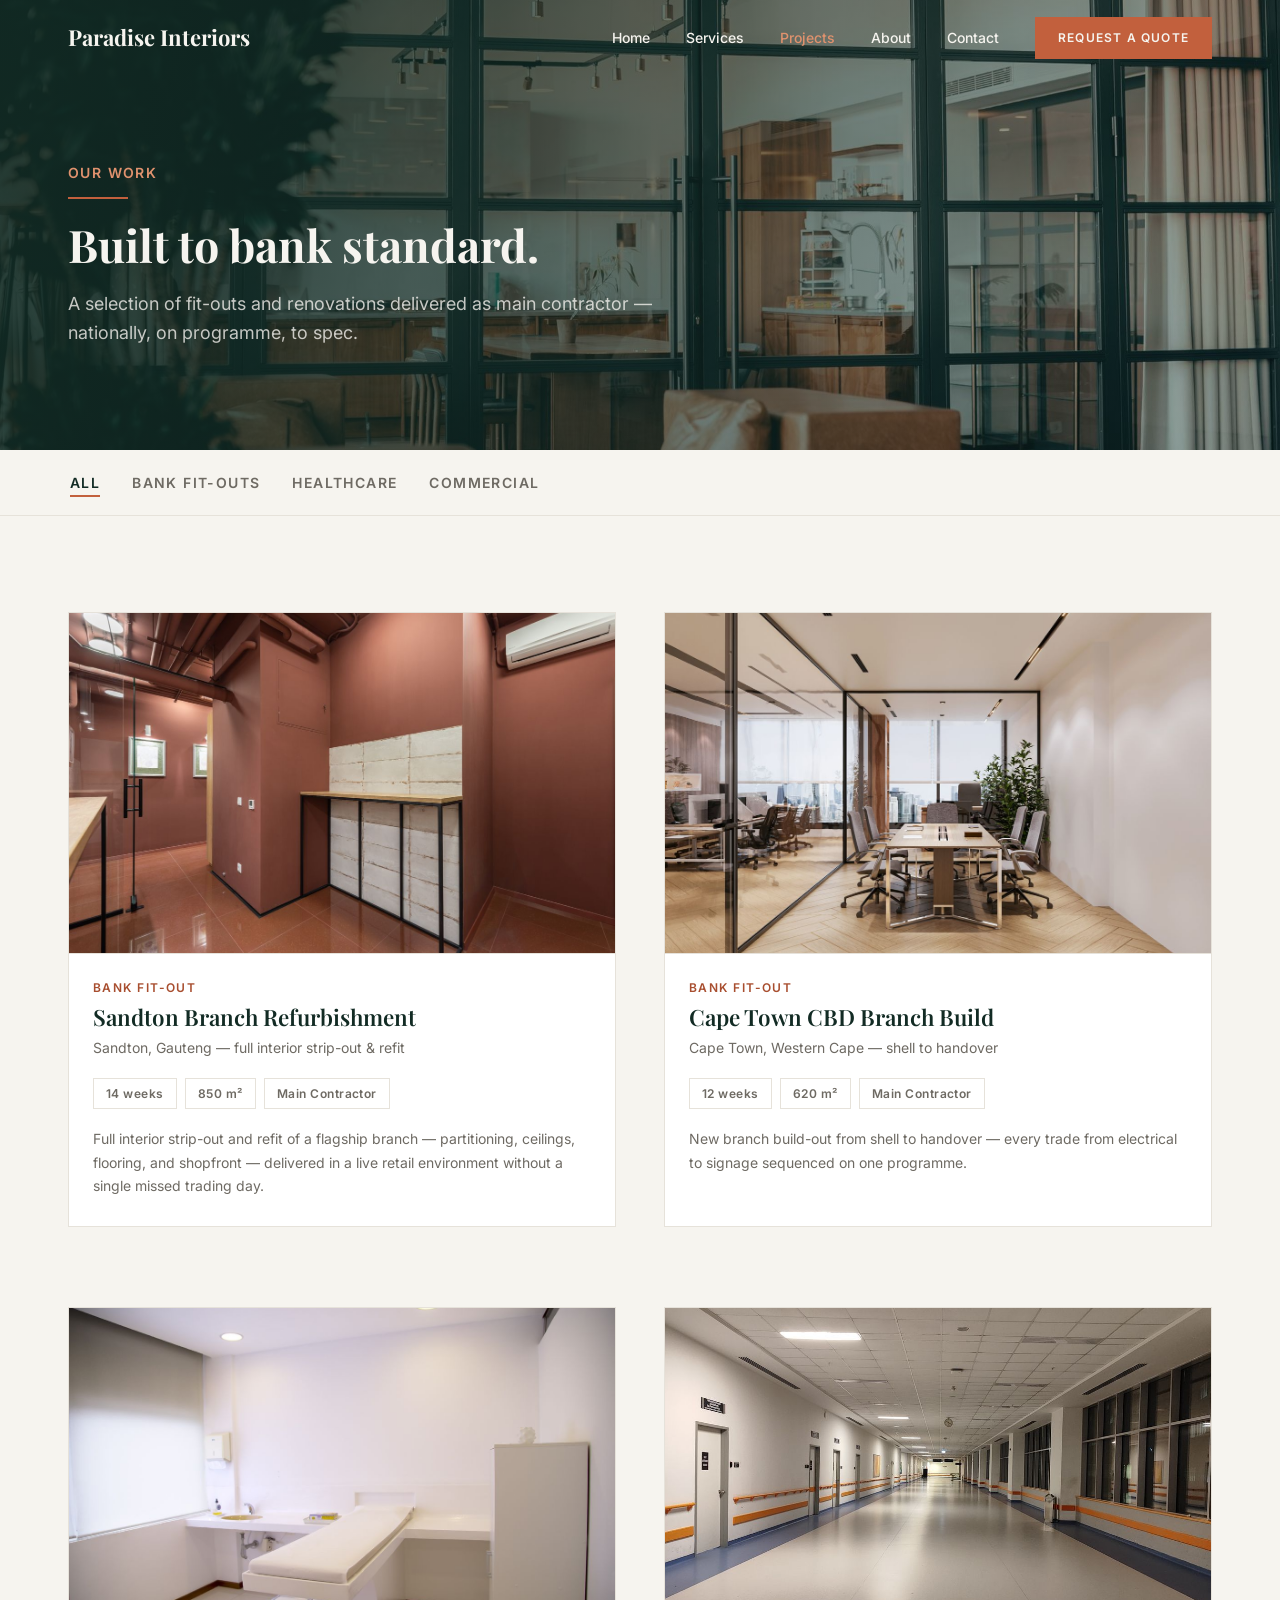
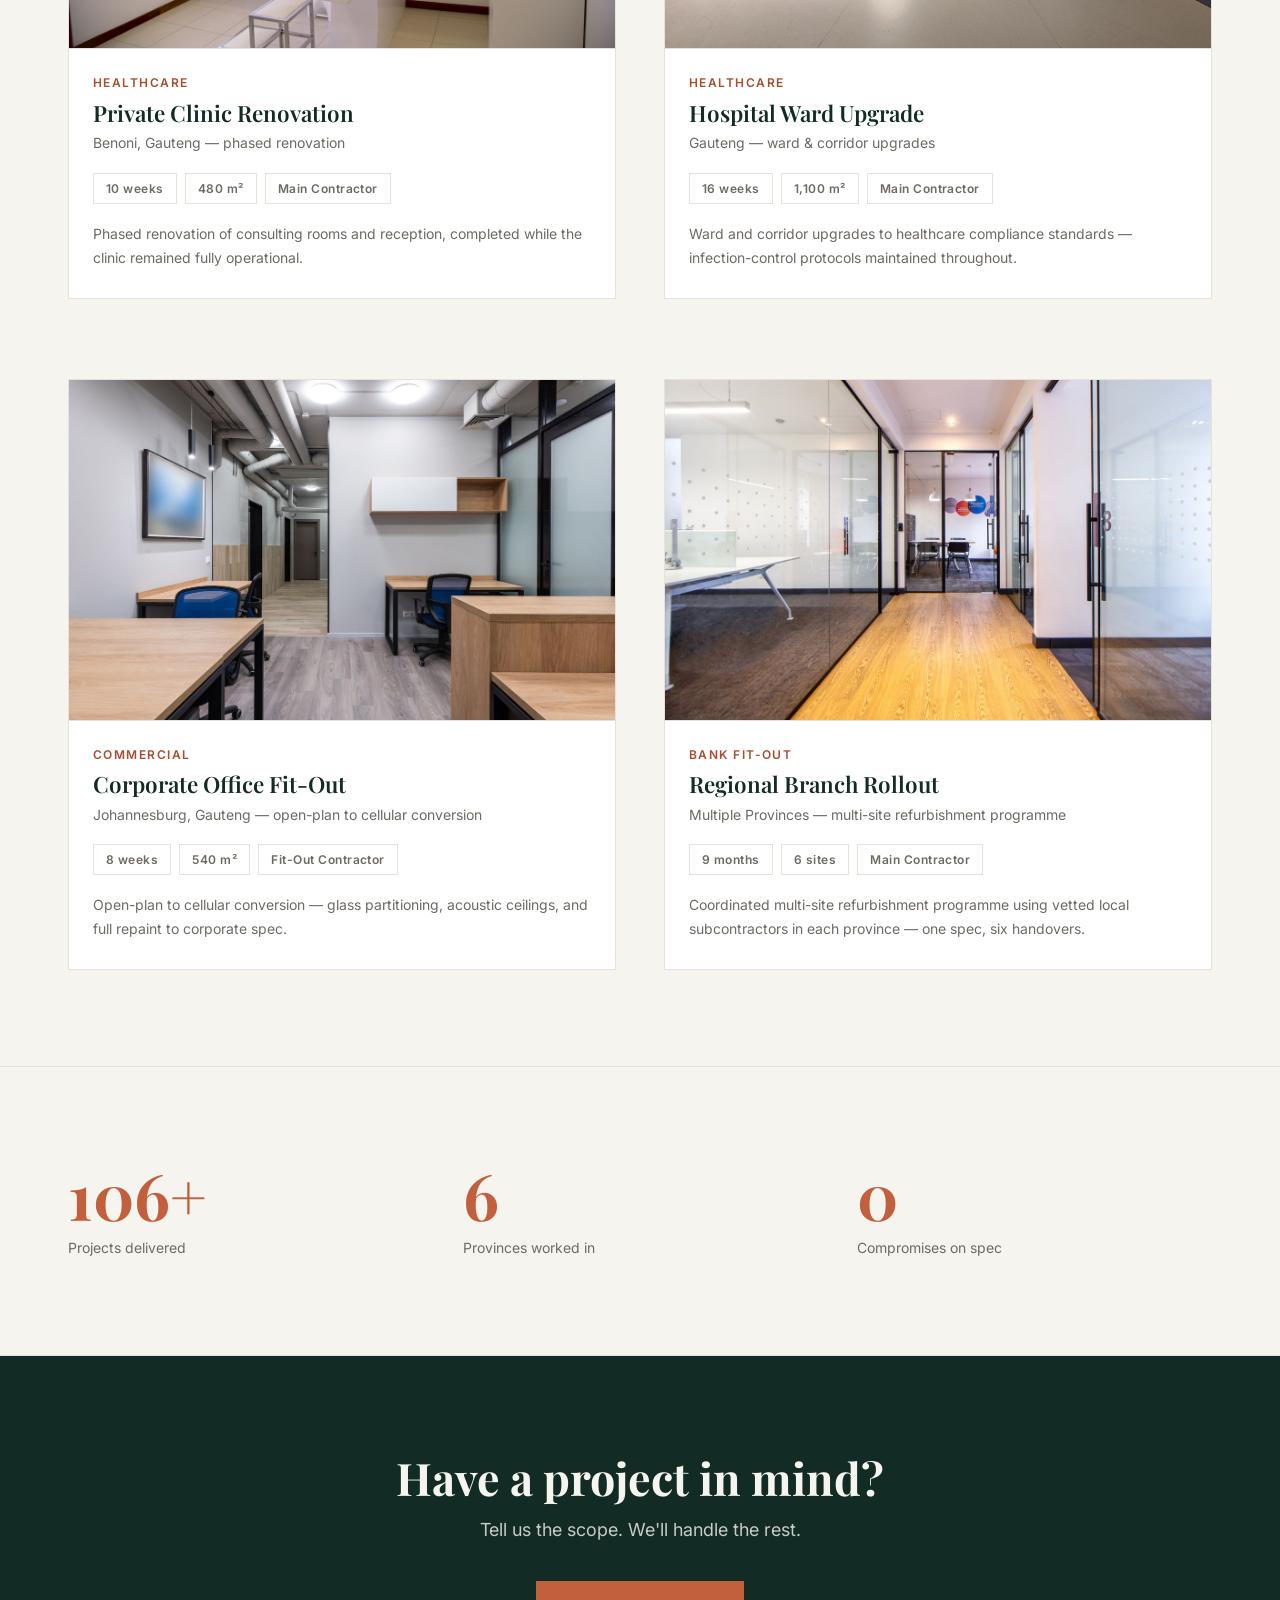
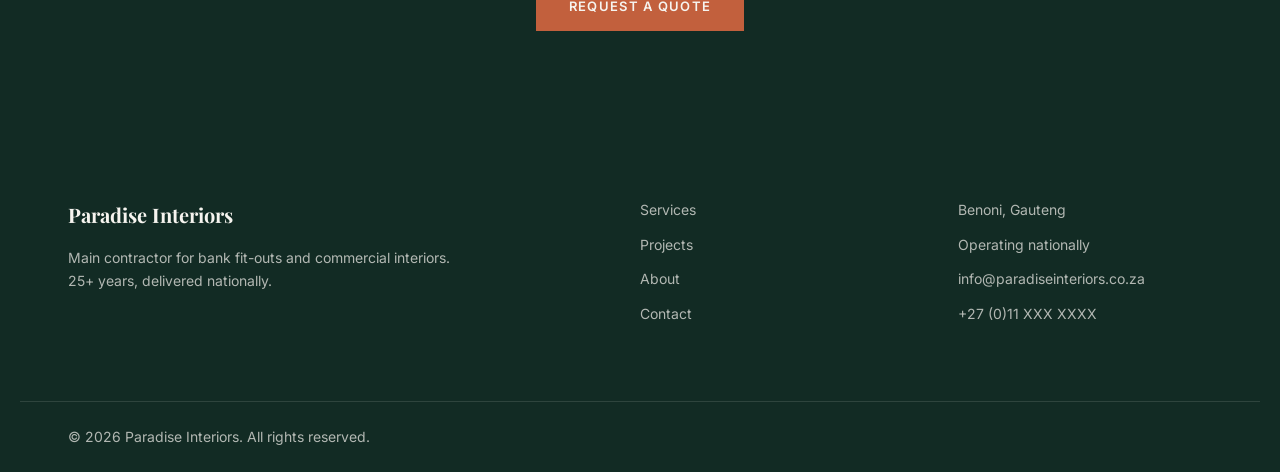
<file: projects.html>
<!DOCTYPE html>
<!-- Project details are representative placeholders — replace with real client-approved case studies before launch -->
<html lang="en-ZA">
<head>
  <meta charset="UTF-8">
  <meta name="viewport" content="width=device-width, initial-scale=1.0">
  <title>Our Work | Bank, Healthcare &amp; Commercial Projects — Paradise Interiors</title>
  <meta name="description" content="Bank fit-outs, clinic renovations and commercial interiors delivered as main contractor — on programme and to spec, in every province of South Africa.">
  <link rel="canonical" href="https://paradiseinteriors.co.za/projects.html">

  <meta property="og:type" content="website">
  <meta property="og:title" content="Our Work | Bank, Healthcare & Commercial Projects — Paradise Interiors">
  <meta property="og:description" content="Bank fit-outs, clinic renovations and commercial interiors delivered as main contractor — on programme and to spec, in every province of South Africa.">
  <meta property="og:url" content="https://paradiseinteriors.co.za/projects.html">
  <meta property="og:image" content="https://raw.githubusercontent.com/zabih0043-cyber/Paradise-Interiors/main/assets/hero.jpg">
  <meta name="twitter:card" content="summary_large_image">
  <meta name="twitter:title" content="Our Work | Bank, Healthcare & Commercial Projects — Paradise Interiors">
  <meta name="twitter:description" content="Bank fit-outs, clinic renovations and commercial interiors delivered as main contractor — on programme and to spec, in every province of South Africa.">
  <meta name="twitter:image" content="https://raw.githubusercontent.com/zabih0043-cyber/Paradise-Interiors/main/assets/hero.jpg">

  <link rel="icon" type="image/svg+xml" href="assets/favicon.svg">
  <link rel="apple-touch-icon" href="assets/apple-touch-icon.png">

  <link rel="preconnect" href="https://fonts.googleapis.com">
  <link rel="preconnect" href="https://fonts.gstatic.com" crossorigin>
  <link rel="preload" as="style" href="https://fonts.googleapis.com/css2?family=Playfair+Display:wght@500;600;700&family=Inter:wght@400;500;600&display=swap">
  <link href="https://fonts.googleapis.com/css2?family=Playfair+Display:wght@500;600;700&family=Inter:wght@400;500;600&display=swap" rel="stylesheet" media="print" onload="this.media='all'">
  <noscript><link href="https://fonts.googleapis.com/css2?family=Playfair+Display:wght@500;600;700&family=Inter:wght@400;500;600&display=swap" rel="stylesheet"></noscript>
  <link rel="preload" as="image" href="assets/hero-projects.jpg" imagesrcset="assets/hero-projects-900.jpg 900w, assets/hero-projects.jpg 1920w" imagesizes="100vw" fetchpriority="high">

  <link rel="stylesheet" href="css/styles.css">
  <noscript>
    <style>
      .fade-up, .stagger > * { opacity: 1; transform: none; }
      .eyebrow::after, .divider__line::before, .timeline-item::before { transform: scaleX(1); }
    </style>
  </noscript>
</head>
<body>

  <a class="skip-link" href="#main">Skip to content</a>

  <!-- ============ NAV ============ -->
  <header class="nav" id="nav">
    <div class="container nav__inner">
      <a class="nav__wordmark" href="index.html" aria-label="Paradise Interiors — home">Paradise&nbsp;Interiors</a>

      <nav class="nav__links" aria-label="Primary">
        <a href="index.html">Home</a>
        <a href="services.html">Services</a>
        <a href="projects.html" class="is-active" aria-current="page">Projects</a>
        <a href="about.html">About</a>
        <a href="contact.html">Contact</a>
        <a href="contact.html" class="btn btn--primary btn--nav">Request a Quote</a>
      </nav>

      <button class="nav__burger" id="nav-burger" aria-expanded="false" aria-controls="mobile-menu" aria-label="Open menu">
        <span></span><span></span><span></span>
      </button>
    </div>
  </header>

  <!-- Mobile overlay menu -->
  <div class="mobile-menu" id="mobile-menu" aria-hidden="true">
    <nav class="mobile-menu__links" aria-label="Mobile">
      <a href="index.html">Home</a>
      <a href="services.html">Services</a>
      <a href="projects.html" class="is-active" aria-current="page">Projects</a>
      <a href="about.html">About</a>
      <a href="contact.html">Contact</a>
      <a href="contact.html" class="btn btn--primary">Request a Quote</a>
    </nav>
  </div>

  <main id="main">

    <!-- ============ PAGE HERO ============ -->
    <section class="page-hero page-hero--short">
      <div class="page-hero__bg">
        <img src="assets/hero-projects.jpg" srcset="assets/hero-projects-900.jpg 900w, assets/hero-projects.jpg 1920w" sizes="100vw" alt="Finished premium commercial interior with steel-framed glass partition wall and leather seating" width="1920" height="1200" fetchpriority="high">
      </div>
      <div class="container page-hero__content">
        <p class="eyebrow eyebrow--on-dark" data-animate>Our Work</p>
        <h1 class="page-hero__title">Built to bank&nbsp;standard.</h1>
        <p class="page-hero__subline">A selection of fit-outs and renovations delivered as main contractor — nationally, on programme, to spec.</p>
      </div>
    </section>

    <!-- ============ FILTER BAR ============ -->
    <div class="filter-bar" data-filter-group>
      <div class="container filter-bar__inner" role="group" aria-label="Filter projects by category">
        <button type="button" class="filter-pill is-active" data-filter="all" aria-pressed="true">All</button>
        <button type="button" class="filter-pill" data-filter="bank" aria-pressed="false">Bank Fit-Outs</button>
        <button type="button" class="filter-pill" data-filter="healthcare" aria-pressed="false">Healthcare</button>
        <button type="button" class="filter-pill" data-filter="commercial" aria-pressed="false">Commercial</button>
      </div>
    </div>

    <!-- ============ PROJECTS GRID ============ -->
    <section class="section prj">
      <div class="container">
        <div class="prj__grid">

          <article class="prj-card fade-up" data-animate data-category="bank">
            <div class="prj-card__media">
              <img src="assets/prj-bank1.jpg" alt="Refurbished branch interior with exposed services ceiling, feature tiling and service counter" loading="lazy" width="1200" height="801">
            </div>
            <span class="prj-card__type">Bank Fit-Out</span>
            <h2 class="prj-card__title">Sandton Branch Refurbishment</h2>
            <p class="prj-card__meta">Sandton, Gauteng — full interior strip-out &amp; refit</p>
            <ul class="prj-card__chips" aria-label="Project facts">
              <li>14 weeks</li>
              <li>850 m&sup2;</li>
              <li>Main Contractor</li>
            </ul>
            <p class="prj-card__desc">Full interior strip-out and refit of a flagship branch — partitioning, ceilings, flooring, and shopfront — delivered in a live retail environment without a single missed trading day.</p>
          </article>

          <article class="prj-card fade-up" data-animate data-category="bank">
            <div class="prj-card__media">
              <img src="assets/prj-bank2.jpg" alt="New-build branch meeting room with glass partitions, warm timber and city views" loading="lazy" width="1200" height="857">
            </div>
            <span class="prj-card__type">Bank Fit-Out</span>
            <h2 class="prj-card__title">Cape Town CBD Branch Build</h2>
            <p class="prj-card__meta">Cape Town, Western Cape — shell to handover</p>
            <ul class="prj-card__chips" aria-label="Project facts">
              <li>12 weeks</li>
              <li>620 m&sup2;</li>
              <li>Main Contractor</li>
            </ul>
            <p class="prj-card__desc">New branch build-out from shell to handover — every trade from electrical to signage sequenced on one programme.</p>
          </article>

          <article class="prj-card fade-up" data-animate data-category="healthcare">
            <div class="prj-card__media">
              <img src="assets/prj-clinic.jpg" alt="Minimalist white clinic treatment room with examination bed and built-in counters" loading="lazy" width="1200" height="801">
            </div>
            <span class="prj-card__type">Healthcare</span>
            <h2 class="prj-card__title">Private Clinic Renovation</h2>
            <p class="prj-card__meta">Benoni, Gauteng — phased renovation</p>
            <ul class="prj-card__chips" aria-label="Project facts">
              <li>10 weeks</li>
              <li>480 m&sup2;</li>
              <li>Main Contractor</li>
            </ul>
            <p class="prj-card__desc">Phased renovation of consulting rooms and reception, completed while the clinic remained fully operational.</p>
          </article>

          <article class="prj-card fade-up" data-animate data-category="healthcare">
            <div class="prj-card__media">
              <img src="assets/prj-hospital.jpg" alt="Upgraded hospital corridor with handrails, new flooring and ceiling grid" loading="lazy" width="1200" height="675">
            </div>
            <span class="prj-card__type">Healthcare</span>
            <h2 class="prj-card__title">Hospital Ward Upgrade</h2>
            <p class="prj-card__meta">Gauteng — ward &amp; corridor upgrades</p>
            <ul class="prj-card__chips" aria-label="Project facts">
              <li>16 weeks</li>
              <li>1,100 m&sup2;</li>
              <li>Main Contractor</li>
            </ul>
            <p class="prj-card__desc">Ward and corridor upgrades to healthcare compliance standards — infection-control protocols maintained throughout.</p>
          </article>

          <article class="prj-card fade-up" data-animate data-category="commercial">
            <div class="prj-card__media">
              <img src="assets/prj-office.jpg" alt="Open-plan office with oak desks, glass partitions and an exposed services ceiling" loading="lazy" width="1200" height="801">
            </div>
            <span class="prj-card__type">Commercial</span>
            <h2 class="prj-card__title">Corporate Office Fit-Out</h2>
            <p class="prj-card__meta">Johannesburg, Gauteng — open-plan to cellular conversion</p>
            <ul class="prj-card__chips" aria-label="Project facts">
              <li>8 weeks</li>
              <li>540 m&sup2;</li>
              <li>Fit-Out Contractor</li>
            </ul>
            <p class="prj-card__desc">Open-plan to cellular conversion — glass partitioning, acoustic ceilings, and full repaint to corporate spec.</p>
          </article>

          <article class="prj-card fade-up" data-animate data-category="bank">
            <div class="prj-card__media">
              <img src="assets/prj-rollout.jpg" alt="Glass-partitioned offices along a timber-floored corridor, finished to a single rollout spec" loading="lazy" width="1200" height="800">
            </div>
            <span class="prj-card__type">Bank Fit-Out</span>
            <h2 class="prj-card__title">Regional Branch Rollout</h2>
            <p class="prj-card__meta">Multiple Provinces — multi-site refurbishment programme</p>
            <ul class="prj-card__chips" aria-label="Project facts">
              <li>9 months</li>
              <li>6 sites</li>
              <li>Main Contractor</li>
            </ul>
            <p class="prj-card__desc">Coordinated multi-site refurbishment programme using vetted local subcontractors in each province — one spec, six handovers.</p>
          </article>

        </div>
      </div>
    </section>

    <!-- ============ STATS BAND ============ -->
    <section class="section section--lined stats-band">
      <div class="container">
        <div class="stats-band__grid stagger" data-animate>
          <div class="stat stat--dark">
            <span class="stat__number" data-count="150" data-suffix="+">150+</span>
            <span class="stat__label">Projects delivered</span>
          </div>
          <div class="stat stat--dark">
            <span class="stat__number" data-count="9">9</span>
            <span class="stat__label">Provinces worked in</span>
          </div>
          <div class="stat stat--dark">
            <span class="stat__number" data-count="0">0</span>
            <span class="stat__label">Compromises on spec</span>
          </div>
        </div>
      </div>
    </section>

    <!-- ============ CTA BAND ============ -->
    <section class="cta" id="contact">
      <div class="container cta__inner fade-up" data-animate>
        <h2 class="cta__title">Have a project in&nbsp;mind?</h2>
        <p class="cta__line">Tell us the scope. We'll handle the rest.</p>
        <a href="contact.html" class="btn btn--primary">Request a Quote</a>
      </div>
    </section>

  </main>

  <!-- ============ FOOTER ============ -->
  <footer class="footer">
    <div class="container footer__grid">
      <div class="footer__col">
        <p class="footer__wordmark">Paradise&nbsp;Interiors</p>
        <p class="footer__oneliner">Main contractor for bank fit-outs and commercial interiors. 25+ years, delivered nationally.</p>
      </div>
      <nav class="footer__col footer__nav" aria-label="Footer">
        <a href="services.html">Services</a>
        <a href="projects.html">Projects</a>
        <a href="about.html">About</a>
        <a href="contact.html">Contact</a>
      </nav>
      <div class="footer__col footer__contact">
        <p>Benoni, Gauteng</p>
        <p>Operating nationally</p>
        <p><a href="mailto:info@paradiseinteriors.co.za">info@paradiseinteriors.co.za</a></p>
        <p><a href="tel:+27110000000">+27 (0)11 XXX XXXX</a></p>
      </div>
    </div>
    <div class="container footer__bottom">
      <p>&copy; 2026 Paradise Interiors. All rights reserved.</p>
    </div>
  </footer>

  <script src="js/main.js" defer></script>
</body>
</html>
</file>
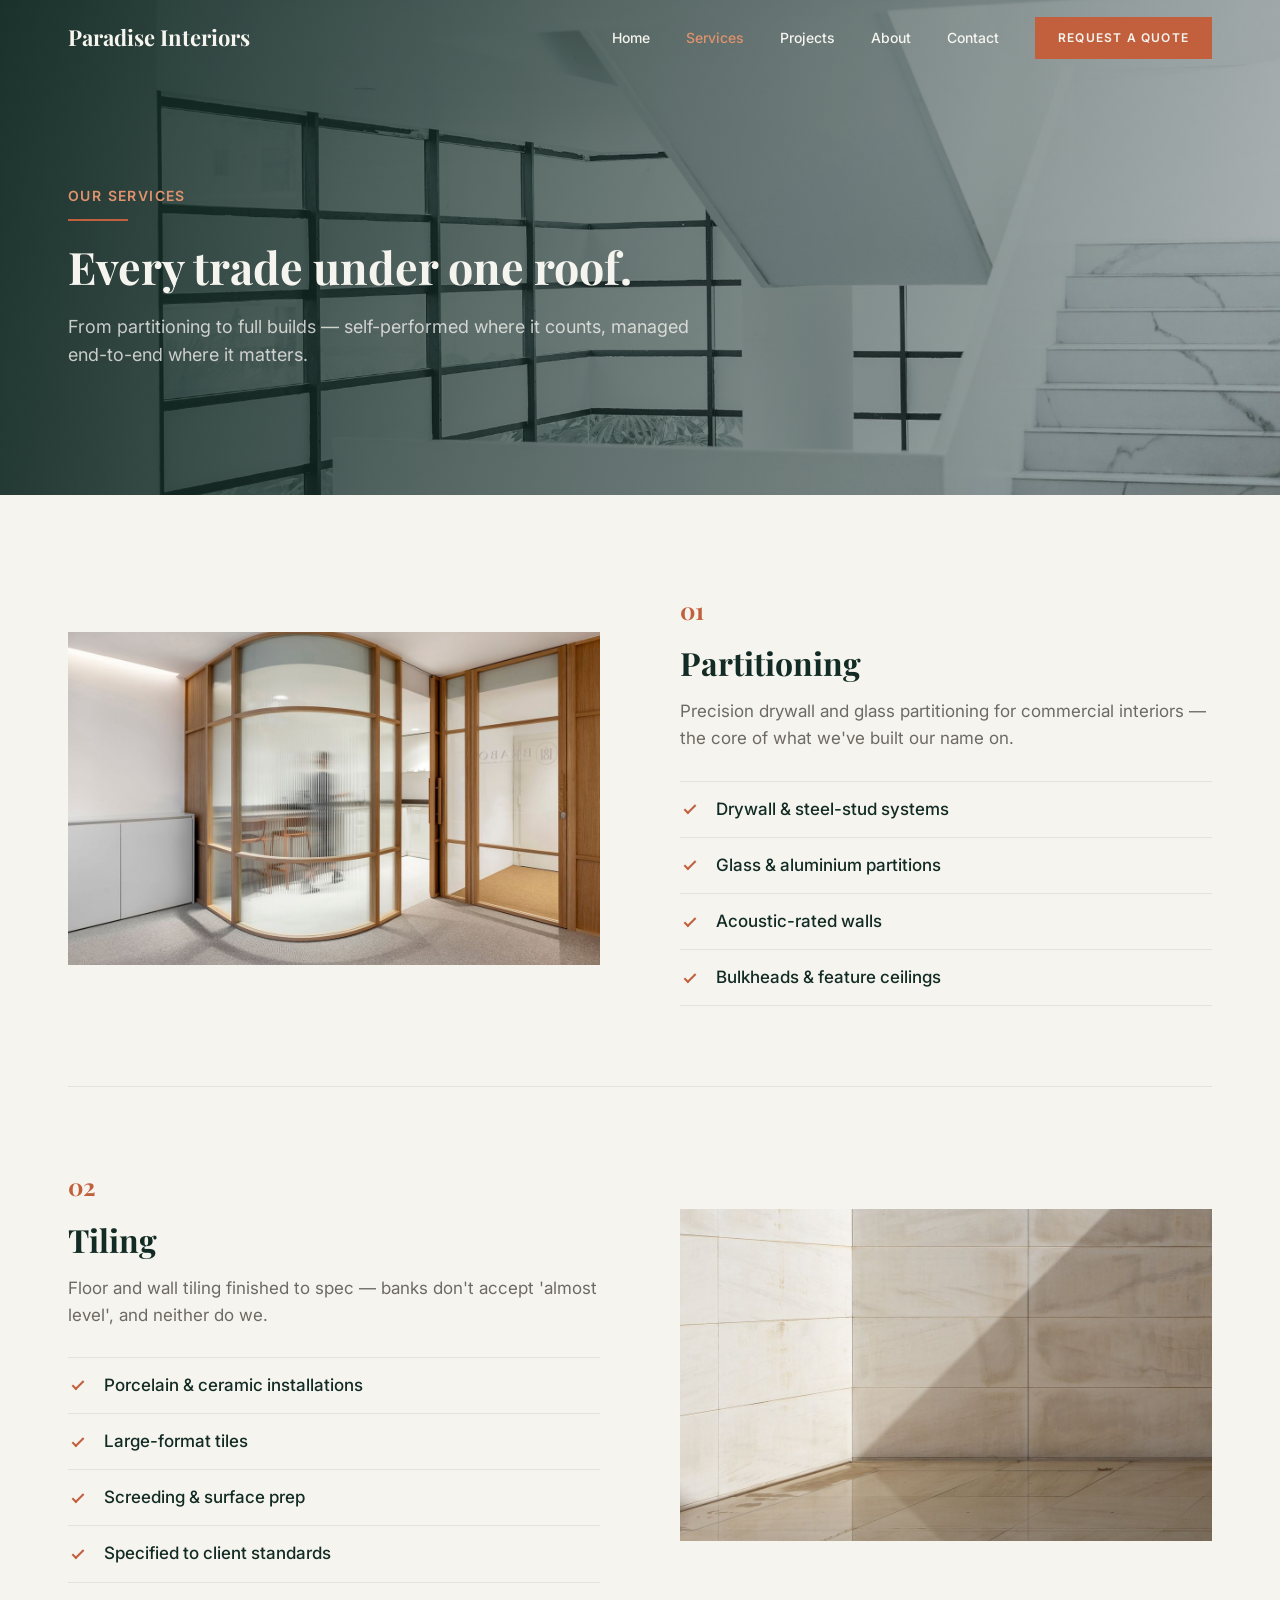
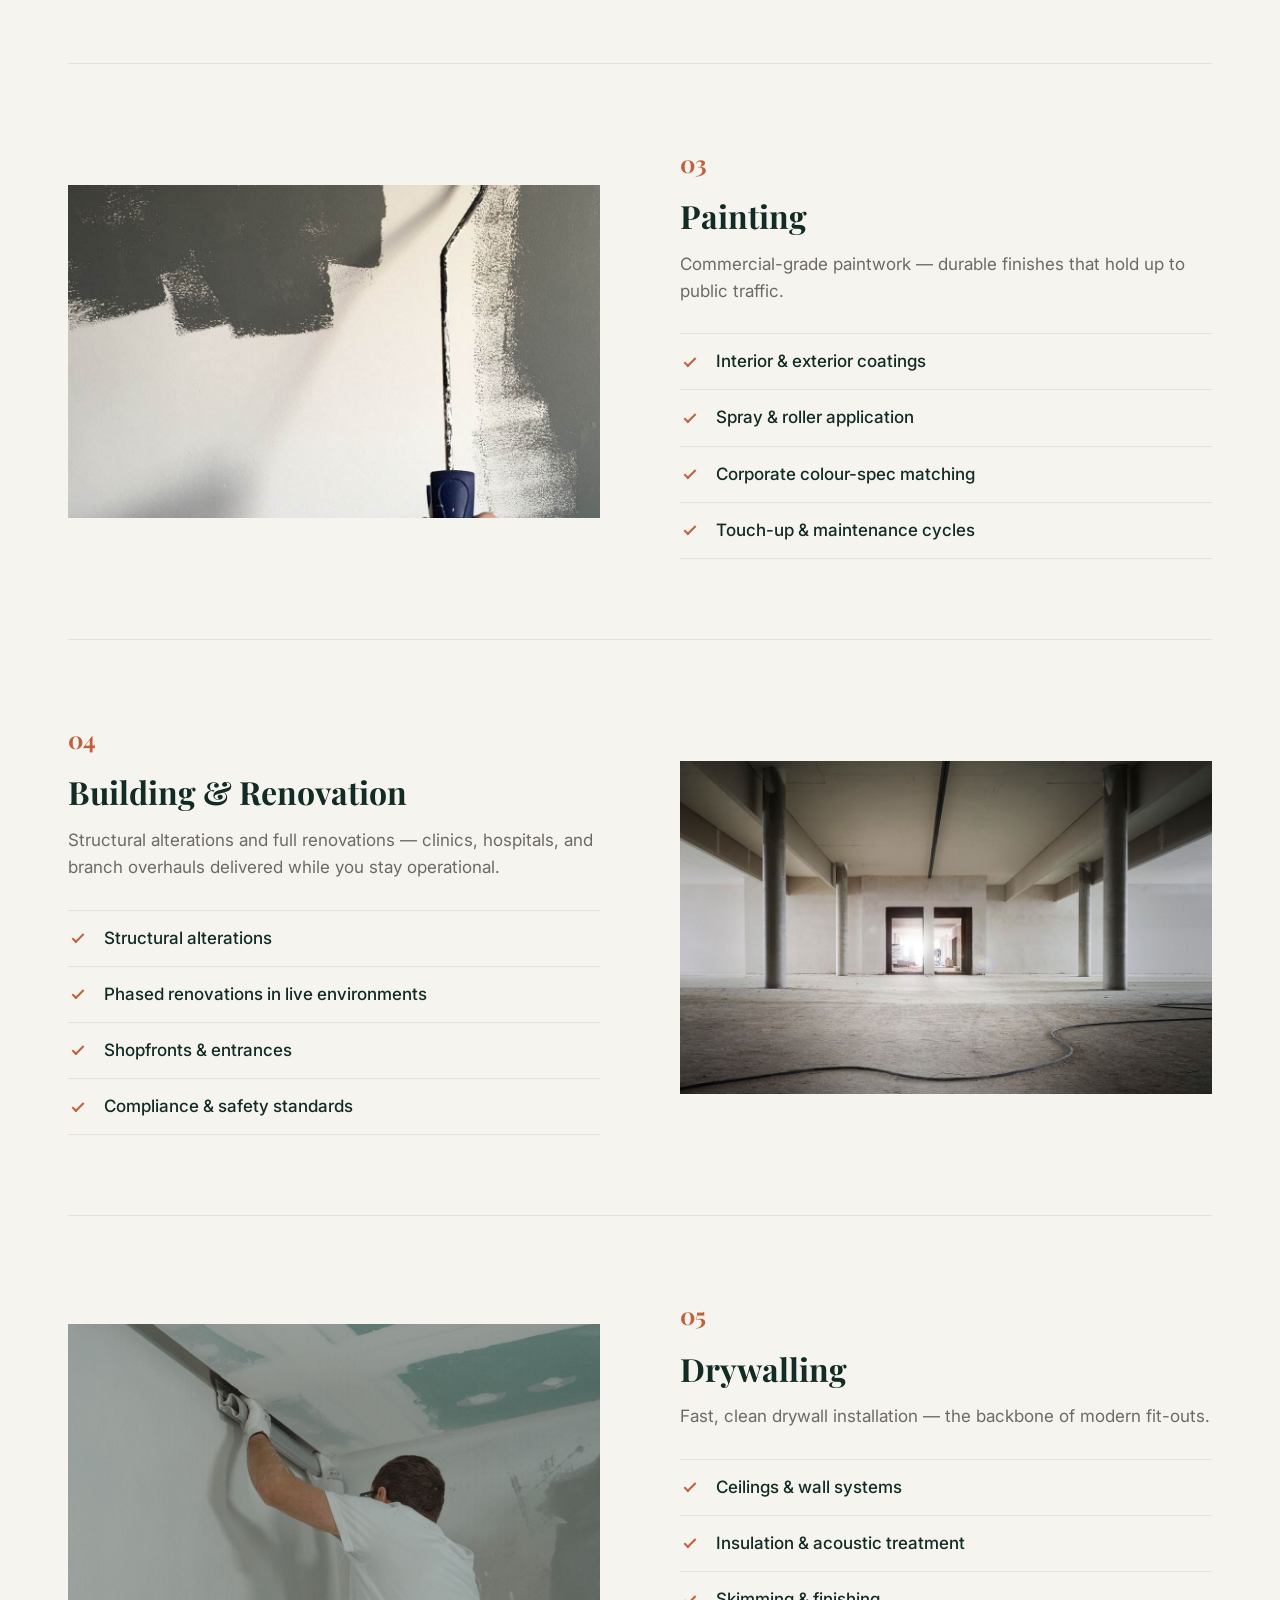
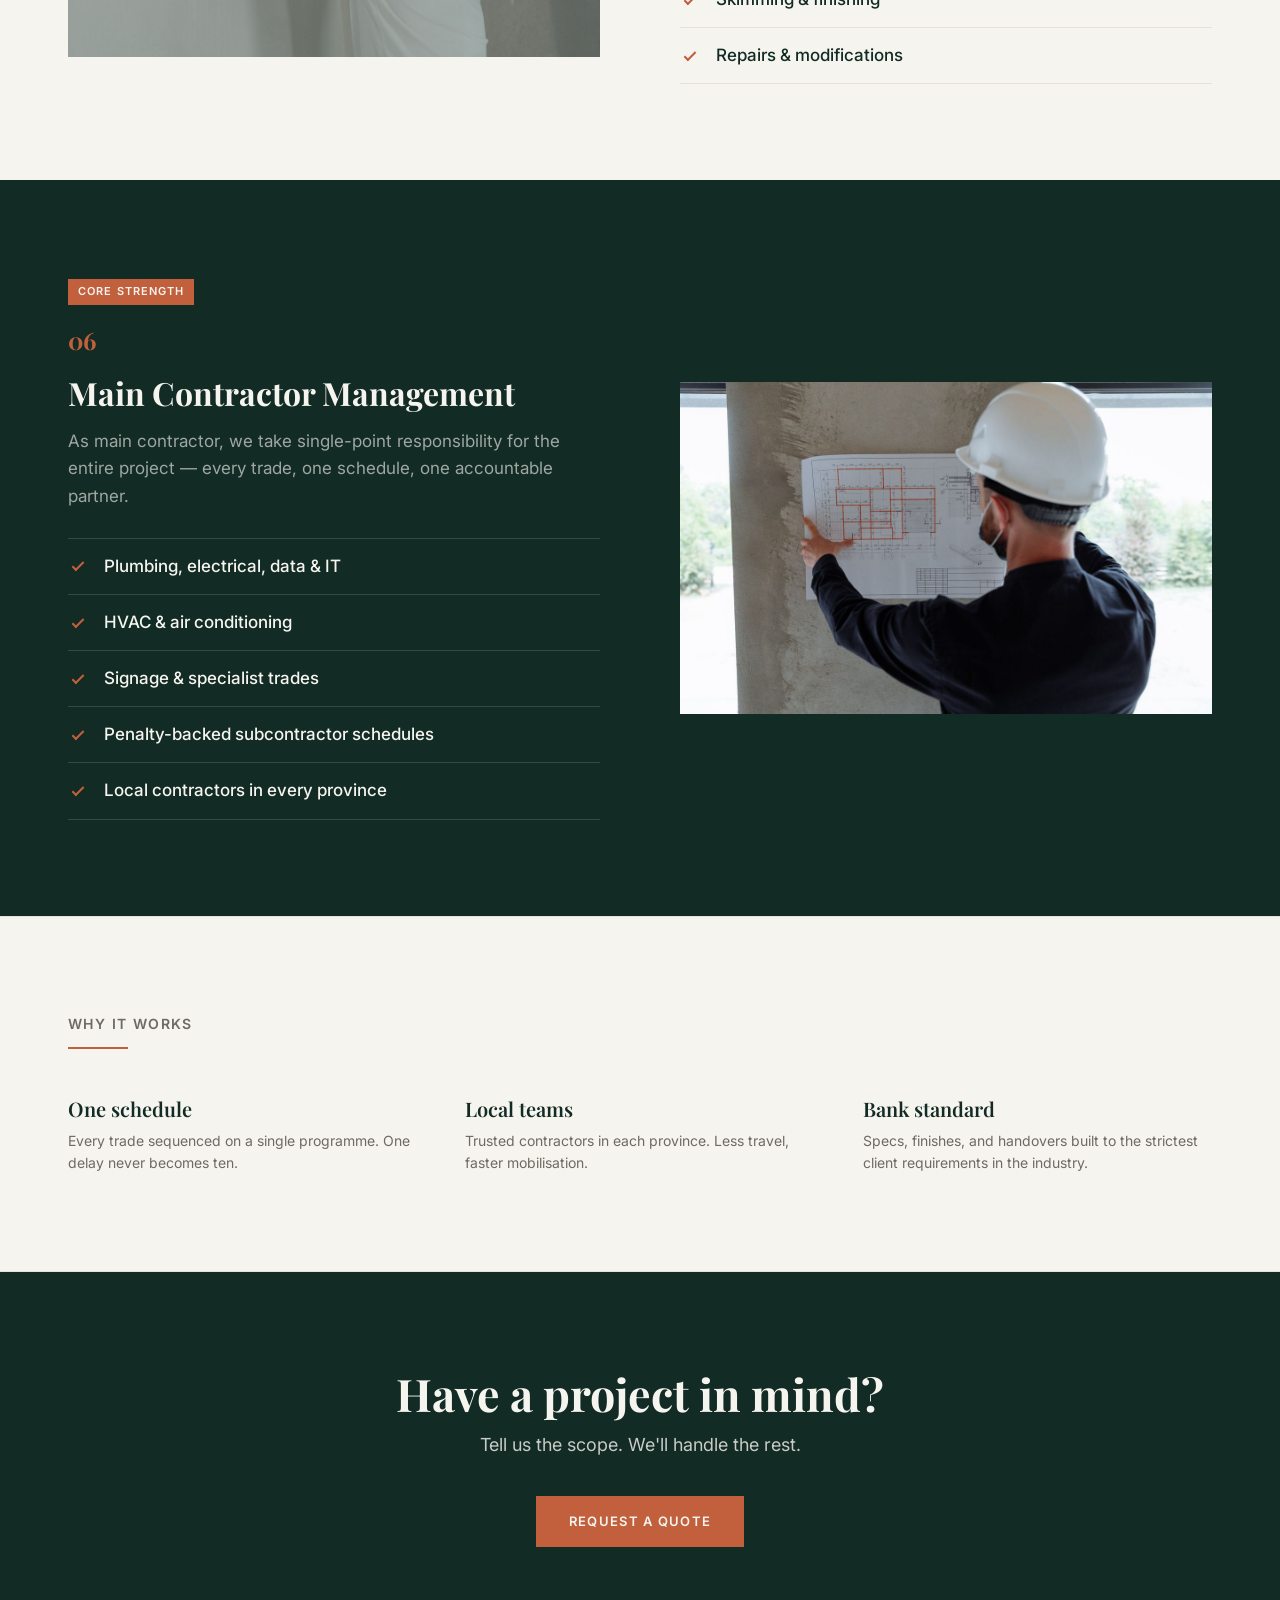
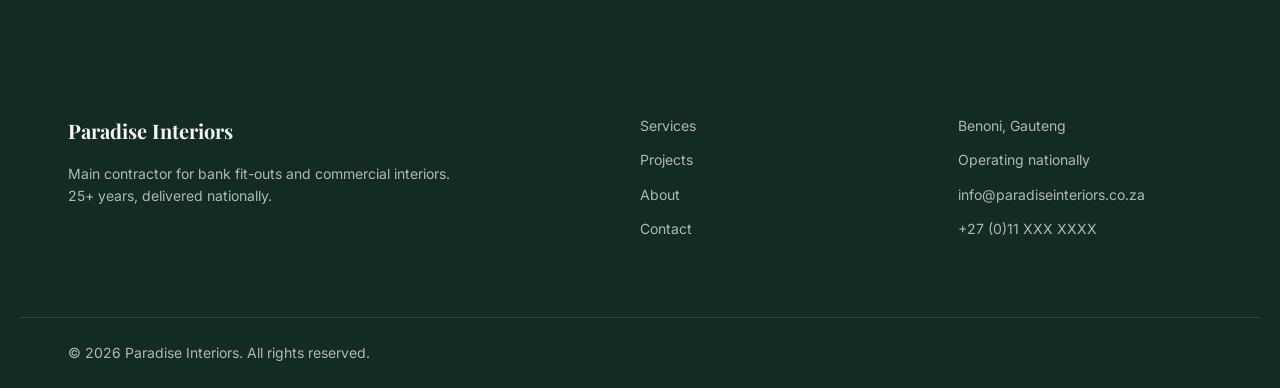
<file: services.html>
<!DOCTYPE html>
<html lang="en-ZA">
<head>
  <meta charset="UTF-8">
  <meta name="viewport" content="width=device-width, initial-scale=1.0">
  <title>Our Services | Partitioning, Tiling, Building &amp; Main Contracting — Paradise Interiors</title>
  <meta name="description" content="Partitioning, tiling, painting, building and drywalling — self-performed by one main contractor and managed to bank standard across South Africa.">
  <link rel="canonical" href="https://paradiseinteriors.co.za/services.html">

  <meta property="og:type" content="website">
  <meta property="og:title" content="Our Services | Partitioning, Tiling, Building & Main Contracting — Paradise Interiors">
  <meta property="og:description" content="Partitioning, tiling, painting, building and drywalling — self-performed by one main contractor and managed to bank standard across South Africa.">
  <meta property="og:url" content="https://paradiseinteriors.co.za/services.html">
  <meta property="og:image" content="https://raw.githubusercontent.com/zabih0043-cyber/Paradise-Interiors/main/assets/hero.jpg">
  <meta name="twitter:card" content="summary_large_image">
  <meta name="twitter:title" content="Our Services | Partitioning, Tiling, Building & Main Contracting — Paradise Interiors">
  <meta name="twitter:description" content="Partitioning, tiling, painting, building and drywalling — self-performed by one main contractor and managed to bank standard across South Africa.">
  <meta name="twitter:image" content="https://raw.githubusercontent.com/zabih0043-cyber/Paradise-Interiors/main/assets/hero.jpg">

  <link rel="icon" type="image/svg+xml" href="assets/favicon.svg">
  <link rel="apple-touch-icon" href="assets/apple-touch-icon.png">

  <link rel="preconnect" href="https://fonts.googleapis.com">
  <link rel="preconnect" href="https://fonts.gstatic.com" crossorigin>
  <link rel="preload" as="style" href="https://fonts.googleapis.com/css2?family=Playfair+Display:wght@500;600;700&family=Inter:wght@400;500;600&display=swap">
  <link href="https://fonts.googleapis.com/css2?family=Playfair+Display:wght@500;600;700&family=Inter:wght@400;500;600&display=swap" rel="stylesheet" media="print" onload="this.media='all'">
  <noscript><link href="https://fonts.googleapis.com/css2?family=Playfair+Display:wght@500;600;700&family=Inter:wght@400;500;600&display=swap" rel="stylesheet"></noscript>
  <link rel="preload" as="image" href="assets/hero-services.jpg" imagesrcset="assets/hero-services-900.jpg 900w, assets/hero-services.jpg 1920w" imagesizes="100vw" fetchpriority="high">

  <link rel="stylesheet" href="css/styles.css">
  <noscript>
    <style>
      .fade-up, .stagger > * { opacity: 1; transform: none; }
      .eyebrow::after, .divider__line::before, .timeline-item::before { transform: scaleX(1); }
    </style>
  </noscript>
</head>
<body>

  <a class="skip-link" href="#main">Skip to content</a>

  <!-- ============ NAV ============ -->
  <header class="nav" id="nav">
    <div class="container nav__inner">
      <a class="nav__wordmark" href="index.html" aria-label="Paradise Interiors — home">Paradise&nbsp;Interiors</a>

      <nav class="nav__links" aria-label="Primary">
        <a href="index.html">Home</a>
        <a href="services.html" class="is-active" aria-current="page">Services</a>
        <a href="projects.html">Projects</a>
        <a href="about.html">About</a>
        <a href="contact.html">Contact</a>
        <a href="contact.html" class="btn btn--primary btn--nav">Request a Quote</a>
      </nav>

      <button class="nav__burger" id="nav-burger" aria-expanded="false" aria-controls="mobile-menu" aria-label="Open menu">
        <span></span><span></span><span></span>
      </button>
    </div>
  </header>

  <!-- Mobile overlay menu -->
  <div class="mobile-menu" id="mobile-menu" aria-hidden="true">
    <nav class="mobile-menu__links" aria-label="Mobile">
      <a href="index.html">Home</a>
      <a href="services.html" class="is-active" aria-current="page">Services</a>
      <a href="projects.html">Projects</a>
      <a href="about.html">About</a>
      <a href="contact.html">Contact</a>
      <a href="contact.html" class="btn btn--primary">Request a Quote</a>
    </nav>
  </div>

  <main id="main">

    <!-- ============ PAGE HERO ============ -->
    <section class="page-hero">
      <div class="page-hero__bg">
        <img src="assets/hero-services.jpg" srcset="assets/hero-services-900.jpg 900w, assets/hero-services.jpg 1920w" sizes="100vw" alt="Bright white stair hall with black-framed glazing and marble steps" fetchpriority="high" width="1920" height="1280">
      </div>
      <div class="container page-hero__content">
        <p class="eyebrow eyebrow--on-dark" data-animate>Our Services</p>
        <h1 class="page-hero__title">Every trade under one&nbsp;roof.</h1>
        <p class="page-hero__subline">From partitioning to full builds — self-performed where it counts, managed end-to-end where it matters.</p>
      </div>
    </section>

    <!-- ============ SERVICES 01–05 (light) ============ -->
    <section class="section services-detail">
      <div class="container">

        <article class="svc-row" id="partitioning">
          <div class="svc-row__media fade-up" data-animate>
            <img src="assets/svc-partitioning.jpg" alt="Fluted glass and oak-framed partition enclosing a meeting space in a neutral office" loading="lazy" width="1200" height="800">
          </div>
          <div class="svc-row__body fade-up" data-animate>
            <span class="svc-row__number">01</span>
            <h2 class="svc-row__title">Partitioning</h2>
            <p class="svc-row__desc">Precision drywall and glass partitioning for commercial interiors — the core of what we've built our name on.</p>
            <ul class="check-list">
              <li>Drywall &amp; steel-stud systems</li>
              <li>Glass &amp; aluminium partitions</li>
              <li>Acoustic-rated walls</li>
              <li>Bulkheads &amp; feature ceilings</li>
            </ul>
          </div>
        </article>

        <article class="svc-row svc-row--flip" id="tiling">
          <div class="svc-row__media fade-up" data-animate>
            <img src="assets/svc-tiling.jpg" alt="Warm stone wall and floor tiles washed in diagonal sunlight" loading="lazy" width="1200" height="1200">
          </div>
          <div class="svc-row__body fade-up" data-animate>
            <span class="svc-row__number">02</span>
            <h2 class="svc-row__title">Tiling</h2>
            <p class="svc-row__desc">Floor and wall tiling finished to spec — banks don't accept 'almost level', and neither do we.</p>
            <ul class="check-list">
              <li>Porcelain &amp; ceramic installations</li>
              <li>Large-format tiles</li>
              <li>Screeding &amp; surface prep</li>
              <li>Specified to client standards</li>
            </ul>
          </div>
        </article>

        <article class="svc-row" id="painting">
          <div class="svc-row__media fade-up" data-animate>
            <img src="assets/svc-painting.jpg" alt="Roller applying fresh charcoal-grey paint to an interior wall" loading="lazy" width="1100" height="1100">
          </div>
          <div class="svc-row__body fade-up" data-animate>
            <span class="svc-row__number">03</span>
            <h2 class="svc-row__title">Painting</h2>
            <p class="svc-row__desc">Commercial-grade paintwork — durable finishes that hold up to public traffic.</p>
            <ul class="check-list">
              <li>Interior &amp; exterior coatings</li>
              <li>Spray &amp; roller application</li>
              <li>Corporate colour-spec matching</li>
              <li>Touch-up &amp; maintenance cycles</li>
            </ul>
          </div>
        </article>

        <article class="svc-row svc-row--flip" id="building">
          <div class="svc-row__media fade-up" data-animate>
            <img src="assets/svc-building.jpg" alt="Concrete shell of a commercial floor with columns during structural alteration" loading="lazy" width="1200" height="728">
          </div>
          <div class="svc-row__body fade-up" data-animate>
            <span class="svc-row__number">04</span>
            <h2 class="svc-row__title">Building &amp; Renovation</h2>
            <p class="svc-row__desc">Structural alterations and full renovations — clinics, hospitals, and branch overhauls delivered while you stay operational.</p>
            <ul class="check-list">
              <li>Structural alterations</li>
              <li>Phased renovations in live environments</li>
              <li>Shopfronts &amp; entrances</li>
              <li>Compliance &amp; safety standards</li>
            </ul>
          </div>
        </article>

        <article class="svc-row" id="drywalling">
          <div class="svc-row__media fade-up" data-animate>
            <img src="assets/svc-drywalling.jpg" alt="Installer skimming a taped drywall ceiling joint with a finishing blade" loading="lazy" width="1200" height="1800">
          </div>
          <div class="svc-row__body fade-up" data-animate>
            <span class="svc-row__number">05</span>
            <h2 class="svc-row__title">Drywalling</h2>
            <p class="svc-row__desc">Fast, clean drywall installation — the backbone of modern fit-outs.</p>
            <ul class="check-list">
              <li>Ceilings &amp; wall systems</li>
              <li>Insulation &amp; acoustic treatment</li>
              <li>Skimming &amp; finishing</li>
              <li>Repairs &amp; modifications</li>
            </ul>
          </div>
        </article>

      </div>
    </section>

    <!-- ============ SERVICE 06 — MAIN CONTRACTOR (dark) ============ -->
    <section class="section section--dark services-detail services-detail--dark" id="main-contractor">
      <div class="container">
        <article class="svc-row svc-row--flip">
          <div class="svc-row__media fade-up" data-animate>
            <img src="assets/svc-maincontractor.jpg" alt="Site engineer in a hard hat reviewing architectural floor plans against a concrete column" loading="lazy" width="1200" height="800">
          </div>
          <div class="svc-row__body fade-up" data-animate>
            <span class="svc-row__tag">Core Strength</span>
            <span class="svc-row__number">06</span>
            <h2 class="svc-row__title">Main Contractor Management</h2>
            <p class="svc-row__desc">As main contractor, we take single-point responsibility for the entire project — every trade, one schedule, one accountable partner.</p>
            <ul class="check-list">
              <li>Plumbing, electrical, data &amp; IT</li>
              <li>HVAC &amp; air conditioning</li>
              <li>Signage &amp; specialist trades</li>
              <li>Penalty-backed subcontractor schedules</li>
              <li>Local contractors in every province</li>
            </ul>
          </div>
        </article>
      </div>
    </section>

    <!-- ============ HOW WE DELIVER ============ -->
    <section class="section section--lined deliver">
      <div class="container">
        <p class="eyebrow" data-animate>Why It Works</p>
        <div class="deliver__grid stagger" data-animate>
          <div class="deliver__col">
            <h3 class="deliver__title">One schedule</h3>
            <p class="deliver__text">Every trade sequenced on a single programme. One delay never becomes ten.</p>
          </div>
          <div class="deliver__col">
            <h3 class="deliver__title">Local teams</h3>
            <p class="deliver__text">Trusted contractors in each province. Less travel, faster mobilisation.</p>
          </div>
          <div class="deliver__col">
            <h3 class="deliver__title">Bank standard</h3>
            <p class="deliver__text">Specs, finishes, and handovers built to the strictest client requirements in the industry.</p>
          </div>
        </div>
      </div>
    </section>

    <!-- ============ CTA BAND ============ -->
    <section class="cta" id="contact">
      <div class="container cta__inner fade-up" data-animate>
        <h2 class="cta__title">Have a project in&nbsp;mind?</h2>
        <p class="cta__line">Tell us the scope. We'll handle the rest.</p>
        <a href="contact.html" class="btn btn--primary">Request a Quote</a>
      </div>
    </section>

  </main>

  <!-- ============ FOOTER ============ -->
  <footer class="footer">
    <div class="container footer__grid">
      <div class="footer__col">
        <p class="footer__wordmark">Paradise&nbsp;Interiors</p>
        <p class="footer__oneliner">Main contractor for bank fit-outs and commercial interiors. 25+ years, delivered nationally.</p>
      </div>
      <nav class="footer__col footer__nav" aria-label="Footer">
        <a href="services.html">Services</a>
        <a href="projects.html">Projects</a>
        <a href="about.html">About</a>
        <a href="contact.html">Contact</a>
      </nav>
      <div class="footer__col footer__contact">
        <p>Benoni, Gauteng</p>
        <p>Operating nationally</p>
        <p><a href="mailto:info@paradiseinteriors.co.za">info@paradiseinteriors.co.za</a></p>
        <p><a href="tel:+27110000000">+27 (0)11 XXX XXXX</a></p>
      </div>
    </div>
    <div class="container footer__bottom">
      <p>&copy; 2026 Paradise Interiors. All rights reserved.</p>
    </div>
  </footer>

  <script src="js/main.js" defer></script>
</body>
</html>
</file>
<file: css/styles.css>
/* ==========================================================================
   PARADISE INTERIORS — Design System & Homepage
   Plain CSS, mobile-first. No frameworks.
   ========================================================================== */

/* ---------- 1. Design tokens ---------- */
:root {
  /* Colour */
  --color-forest: #122B24;
  --color-ivory: #F6F4EF;
  --color-clay: #C2603D;
  --color-clay-dark: #A84E2F;
  /* Lighter clay for small accent text on forest (WCAG AA) */
  --color-clay-light: #E0926E;
  --color-stone: #6E6A63;
  --color-border: #E6E2DA;

  /* Type */
  --font-head: "Playfair Display", Georgia, "Times New Roman", serif;
  --font-body: "Inter", -apple-system, BlinkMacSystemFont, "Segoe UI", Arial, sans-serif;
  --size-h1: clamp(2.6rem, 5.5vw, 4.5rem);
  --size-h2: clamp(1.9rem, 3.5vw, 3rem);
  --size-h3: 1.4rem;
  --size-body: 1.0625rem;
  --size-small: 0.875rem;

  /* Layout */
  --container-max: 1240px;
  --pad-side: 24px;
  --pad-section: 64px;
  --nav-height: 76px;

  /* Motion */
  --ease: cubic-bezier(0.22, 1, 0.36, 1);
}

@media (min-width: 768px) {
  :root {
    --pad-side: 48px;
    --pad-section: 96px;
  }
}

/* ---------- 2. Reset & base ---------- */
*,
*::before,
*::after {
  box-sizing: border-box;
  margin: 0;
  padding: 0;
}

html {
  scroll-behavior: smooth;
  scroll-padding-top: var(--nav-height);
}

body {
  overflow-x: clip;
  font-family: var(--font-body);
  font-size: var(--size-body);
  font-weight: 400;
  line-height: 1.6;
  color: var(--color-forest);
  background-color: var(--color-ivory);
  -webkit-font-smoothing: antialiased;
}

img {
  display: block;
  max-width: 100%;
  height: auto;
}

a {
  color: inherit;
  text-decoration: none;
}

ul,
ol {
  list-style: none;
}

h1,
h2,
h3 {
  font-family: var(--font-head);
  font-weight: 700;
  line-height: 1.15;
  color: var(--color-forest);
}

h1 {
  font-size: var(--size-h1);
}

h2 {
  font-size: var(--size-h2);
}

h3 {
  font-size: var(--size-h3);
  font-weight: 600;
}

.skip-link {
  position: absolute;
  top: -100%;
  left: var(--pad-side);
  z-index: 200;
  padding: 12px 20px;
  background: var(--color-forest);
  color: var(--color-ivory);
  font-size: var(--size-small);
}

.skip-link:focus {
  top: 0;
}

/* Keyboard focus — visible everywhere */
a:focus-visible,
button:focus-visible,
input:focus-visible,
select:focus-visible,
textarea:focus-visible {
  outline: 2px solid var(--color-clay);
  outline-offset: 2px;
}

/* ---------- 3. Layout primitives ---------- */
.container {
  max-width: var(--container-max);
  margin-inline: auto;
  padding-inline: var(--pad-side);
}

.section {
  padding-block: var(--pad-section);
}

.section--dark {
  background-color: var(--color-forest);
}

/* Light section bounded by hairline dividers (former dark sections) */
.section--lined {
  border-top: 1px solid var(--color-border);
  border-bottom: 1px solid var(--color-border);
}

.section--dark h2,
.section--dark h3 {
  color: var(--color-ivory);
}

.section__title {
  max-width: 18em;
  margin-bottom: 56px;
}

/* ---------- 4. The Level Line ---------- */
/* Eyebrow label with a 60px bronze line beneath it. The bronze segment
   draws in from the left when the element gains .in-view. */
.eyebrow {
  font-family: var(--font-body);
  font-size: var(--size-small);
  font-weight: 600;
  letter-spacing: 0.1em;
  text-transform: uppercase;
  color: var(--color-stone);
  margin-bottom: 20px;
}

.eyebrow::after {
  content: "";
  display: block;
  width: 60px;
  height: 2px;
  margin-top: 12px;
  background-color: var(--color-clay);
  transform: scaleX(0);
  transform-origin: left center;
  transition: transform 0.8s var(--ease) 0.15s;
}

.eyebrow.in-view::after {
  transform: scaleX(1);
}

.eyebrow--on-dark {
  color: var(--color-clay-light);
}

/* Full-width section divider: 1px hairline carrying a 60px bronze segment */
.divider__line {
  position: relative;
  height: 1px;
  background-color: var(--color-border);
}

.divider__line::before {
  content: "";
  position: absolute;
  top: -0.5px;
  left: var(--pad-side);
  width: 60px;
  height: 2px;
  background-color: var(--color-clay);
  transform: scaleX(0);
  transform-origin: left center;
  transition: transform 0.8s var(--ease);
}

.divider.in-view .divider__line::before {
  transform: scaleX(1);
}

/* ---------- 5. Buttons ---------- */
.btn {
  display: inline-block;
  padding: 14px 32px;
  font-family: var(--font-body);
  font-size: 0.8125rem;
  font-weight: 600;
  letter-spacing: 0.1em;
  text-transform: uppercase;
  text-align: center;
  border: 1px solid transparent;
  cursor: pointer;
  transition: background-color 0.3s ease, color 0.3s ease,
              border-color 0.3s ease, transform 0.3s ease;
}

.btn--primary {
  background-color: var(--color-clay);
  color: var(--color-ivory);
}

.btn--primary:hover,
.btn--primary:focus-visible {
  background-color: var(--color-clay-dark);
  transform: translateY(-2px);
}

.btn--secondary {
  background-color: transparent;
  border-color: var(--color-forest);
  color: var(--color-forest);
}

.btn--secondary:hover,
.btn--secondary:focus-visible {
  background-color: var(--color-forest);
  color: var(--color-ivory);
}

/* Secondary variant for dark backgrounds (hero) */
.btn--ghost-light {
  background-color: transparent;
  border-color: var(--color-ivory);
  color: var(--color-ivory);
}

.btn--ghost-light:hover,
.btn--ghost-light:focus-visible {
  background-color: var(--color-ivory);
  color: var(--color-forest);
}

.btn--nav {
  padding: 10px 22px;
  font-size: 0.75rem;
}

/* ---------- 6. Nav ---------- */
.nav {
  position: fixed;
  top: 0;
  left: 0;
  right: 0;
  z-index: 100;
  height: var(--nav-height);
  background-color: transparent;
  transition: background-color 0.3s ease, box-shadow 0.3s ease;
}

.nav__inner {
  display: flex;
  align-items: center;
  justify-content: space-between;
  height: 100%;
}

.nav__wordmark {
  font-family: var(--font-head);
  font-weight: 700;
  font-size: 1.375rem;
  color: var(--color-ivory);
  transition: color 0.3s ease;
}

.nav__wordmark:hover {
  color: var(--color-clay-light);
}

.nav.is-scrolled .nav__wordmark:hover {
  color: var(--color-clay-dark);
}

.nav__links {
  display: none;
  align-items: center;
  gap: 36px;
}

.nav__links a:not(.btn) {
  font-size: var(--size-small);
  font-weight: 500;
  color: var(--color-ivory);
  transition: color 0.3s ease;
}

.nav__links a:not(.btn):hover {
  color: var(--color-clay-light);
}

/* Scrolled state: solid paper, ink text, soft shadow */
.nav.is-scrolled {
  background-color: var(--color-ivory);
  box-shadow: 0 1px 0 var(--color-border), 0 8px 24px rgba(18, 43, 36, 0.06);
}

.nav.is-scrolled .nav__wordmark,
.nav.is-scrolled .nav__links a:not(.btn) {
  color: var(--color-forest);
}

.nav.is-scrolled .nav__links a:not(.btn):hover {
  color: var(--color-clay-dark);
}

/* Current-page link */
.nav__links a.is-active:not(.btn) {
  color: var(--color-clay-light);
}

.nav.is-scrolled .nav__links a.is-active:not(.btn) {
  color: var(--color-clay-dark);
}

.mobile-menu__links a.is-active:not(.btn) {
  color: var(--color-clay-light);
}

/* Burger */
.nav__burger {
  display: flex;
  flex-direction: column;
  justify-content: center;
  gap: 6px;
  width: 44px;
  height: 44px;
  padding: 10px;
  background: none;
  border: none;
  cursor: pointer;
}

.nav__burger span {
  display: block;
  width: 24px;
  height: 2px;
  background-color: var(--color-ivory);
  transition: transform 0.3s var(--ease), opacity 0.3s ease,
              background-color 0.3s ease;
}

.nav.is-scrolled .nav__burger span {
  background-color: var(--color-forest);
}

.nav.menu-open .nav__burger span {
  background-color: var(--color-ivory);
}

.nav.menu-open .nav__burger span:nth-child(1) {
  transform: translateY(8px) rotate(45deg);
}

.nav.menu-open .nav__burger span:nth-child(2) {
  opacity: 0;
}

.nav.menu-open .nav__burger span:nth-child(3) {
  transform: translateY(-8px) rotate(-45deg);
}

@media (min-width: 900px) {
  .nav__links {
    display: flex;
  }

  .nav__burger {
    display: none;
  }
}

/* Mobile overlay menu */
.mobile-menu {
  position: fixed;
  inset: 0;
  z-index: 90;
  display: flex;
  align-items: center;
  background-color: var(--color-forest);
  opacity: 0;
  visibility: hidden;
  transition: opacity 0.35s ease, visibility 0.35s ease;
}

.mobile-menu.is-open {
  opacity: 1;
  visibility: visible;
}

.mobile-menu__links {
  display: flex;
  flex-direction: column;
  gap: 28px;
  padding-inline: var(--pad-side);
  width: 100%;
}

.mobile-menu__links a:not(.btn) {
  font-family: var(--font-head);
  font-weight: 700;
  font-size: 2rem;
  color: var(--color-ivory);
}

.mobile-menu__links a:not(.btn):hover {
  color: var(--color-clay-light);
}

.mobile-menu__links .btn {
  margin-top: 12px;
  align-self: flex-start;
}

body.menu-locked {
  overflow: hidden;
}

/* ---------- 7. Hero ---------- */
.hero {
  position: relative;
  display: flex;
  align-items: center;
  min-height: 100vh;
  min-height: 100svh;
  background-color: var(--color-forest);
  padding-block: calc(var(--nav-height) + 48px) 80px;
}

.hero__bg {
  position: absolute;
  inset: 0;
  background-color: var(--color-forest);
}

.hero__bg img {
  width: 100%;
  height: 100%;
  object-fit: cover;
}

/* Text-contrast overlay, heaviest over the headline side */
.hero__bg::after {
  content: "";
  position: absolute;
  inset: 0;
  background: linear-gradient(105deg,
              rgba(18, 43, 36, 0.92) 0%,
              rgba(18, 43, 36, 0.55) 60%,
              rgba(18, 43, 36, 0.3) 100%);
}

/* Soft bronze radial behind the headline area */
.hero__glow {
  position: absolute;
  left: -10%;
  bottom: 5%;
  width: 60vw;
  height: 60vw;
  max-width: 900px;
  max-height: 900px;
  background: radial-gradient(closest-side,
              rgba(194, 96, 61, 0.06),
              transparent 70%);
  filter: blur(60px);
  pointer-events: none;
}

.hero__content {
  position: relative;
  z-index: 1;
  width: 100%;
}

.hero__title {
  max-width: 12em;
  color: var(--color-ivory);
  margin-bottom: 24px;
}

.hero__subline {
  max-width: 34em;
  font-size: 1.125rem;
  color: rgba(246, 244, 239, 0.78);
  margin-bottom: 40px;
}

.hero__actions {
  display: flex;
  flex-wrap: wrap;
  gap: 16px;
}

/* Scroll cue — pinned to the hero's bottom edge, desktop only.
   Hidden on short viewports so it can never crowd the CTA buttons. */
.hero__scroll {
  display: none;
  position: absolute;
  left: 50%;
  bottom: 32px;
  transform: translateX(-50%);
  z-index: 2;
  flex-direction: column;
  align-items: center;
  gap: 12px;
}

.hero__scroll-label {
  font-family: var(--font-body);
  font-size: 0.6875rem;
  font-weight: 600;
  letter-spacing: 0.1em;
  text-transform: uppercase;
  color: rgba(246, 244, 239, 0.7);
}

.hero__scroll-line {
  width: 1px;
  height: 48px;
  background-color: var(--color-clay);
  animation: scroll-pulse 2.4s ease-in-out infinite;
}

@keyframes scroll-pulse {
  0%, 100% { opacity: 0.35; transform: scaleY(0.6); transform-origin: top; }
  50%      { opacity: 1;    transform: scaleY(1);   transform-origin: top; }
}

@media (min-width: 768px) and (min-height: 701px) {
  .hero__scroll {
    display: flex;
  }
}

/* ---------- 8. Trust bar + logos ---------- */
.trust {
  padding-block: 56px;
  border-bottom: 1px solid var(--color-border);
}

.trust__stats {
  display: grid;
  grid-template-columns: repeat(2, 1fr);
  gap: 40px 24px;
}

.stat__number {
  display: block;
  font-family: var(--font-head);
  font-weight: 700;
  font-size: clamp(2.25rem, 4.5vw, 3.25rem);
  line-height: 1;
  color: var(--color-forest);
  font-variant-numeric: tabular-nums;
}

/* Clay level-line accent under each trust number */
.trust .stat__number::after {
  content: "";
  display: block;
  width: 32px;
  height: 2px;
  margin-top: 14px;
  background-color: var(--color-clay);
}

.stat__label {
  display: block;
  margin-top: 10px;
  font-size: var(--size-small);
  color: var(--color-stone);
  max-width: 14em;
}

.logos {
  margin-top: 64px;
}

/* Client cards — real logo artwork, name, and relationship line */
.clients__grid {
  display: grid;
  grid-template-columns: 1fr;
  gap: 24px;
  margin-top: 32px;
}

.client-card {
  background-color: #FFFFFF;
  border: 1px solid var(--color-border);
  padding: 36px 32px;
}

.client-card img {
  height: 34px;
  width: auto;
}

.client-card__name {
  font-family: var(--font-head);
  font-weight: 600;
  font-size: 1.25rem;
  color: var(--color-forest);
  margin: 20px 0 8px;
}

.client-card__text {
  font-size: var(--size-small);
  color: var(--color-stone);
  max-width: 26em;
}

@media (min-width: 768px) {
  .clients__grid {
    grid-template-columns: repeat(3, 1fr);
  }
}

@media (min-width: 768px) {
  .trust__stats {
    grid-template-columns: repeat(4, 1fr);
  }
}

/* ---------- 9. Services grid ---------- */
.services__grid {
  display: grid;
  grid-template-columns: 1fr;
  gap: 24px;
}

.service-card {
  position: relative;
  padding: 32px 28px 36px;
  border: 1px solid var(--color-border);
  background-color: #FFFFFF;
  transition: border-color 0.3s ease;
}

.service-card::before {
  content: "";
  position: absolute;
  top: -1px;
  left: 0;
  width: 100%;
  height: 1px;
  background-color: var(--color-clay);
  transform: scaleX(0);
  transform-origin: left center;
  transition: transform 0.4s var(--ease);
}

.service-card:hover::before {
  transform: scaleX(1);
}

.service-card__number {
  display: block;
  font-family: var(--font-head);
  font-weight: 700;
  font-size: 1.25rem;
  color: var(--color-clay);
  margin-bottom: 20px;
}

.service-card__title {
  margin-bottom: 10px;
}

.service-card__desc {
  font-size: var(--size-small);
  color: var(--color-stone);
  max-width: 26em;
}

.service-card__tag {
  position: absolute;
  top: 32px;
  right: 28px;
  padding: 4px 10px;
  font-family: var(--font-body);
  font-weight: 600;
  font-size: 0.6875rem;
  letter-spacing: 0.1em;
  text-transform: uppercase;
  color: var(--color-ivory);
  background-color: var(--color-clay);
}

@media (min-width: 768px) {
  .services__grid {
    grid-template-columns: repeat(2, 1fr);
  }
}

@media (min-width: 1024px) {
  .services__grid {
    grid-template-columns: repeat(3, 1fr);
  }
}

/* ---------- 10. How we work ---------- */
.how__layout {
  display: grid;
  grid-template-columns: 1fr;
  gap: 48px;
}

.how__copy {
  font-size: 1.125rem;
  line-height: 1.7;
  margin-bottom: 36px;
}

.how__trades li,
.check-list li {
  position: relative;
  padding: 14px 0 14px 36px;
  border-bottom: 1px solid var(--color-border);
  font-weight: 500;
}

.how__trades li:first-child,
.check-list li:first-child {
  border-top: 1px solid var(--color-border);
}

/* Bronze check mark */
.how__trades li::before,
.check-list li::before {
  content: "";
  position: absolute;
  left: 4px;
  top: 50%;
  width: 12px;
  height: 6px;
  border-left: 2px solid var(--color-clay);
  border-bottom: 2px solid var(--color-clay);
  transform: translateY(-70%) rotate(-45deg);
}

.section--dark .check-list li {
  border-color: rgba(246, 244, 239, 0.15);
  color: var(--color-ivory);
}

@media (min-width: 900px) {
  .how__layout {
    grid-template-columns: 5fr 6fr;
    gap: 80px;
    align-items: start;
  }
}

/* ---------- 11. Imagery ---------- */
/* Gallery-frame: bronze hairline drawn 12px outside the photo */
.how__figure {
  position: relative;
  margin: 13px;
}

.how__figure::before {
  content: "";
  position: absolute;
  inset: -12px;
  border: 1px solid var(--color-clay);
  pointer-events: none;
}

.how__figure img {
  width: 100%;
  aspect-ratio: 4 / 5;
  object-fit: cover;
}

/* ---------- 12. Featured projects ---------- */
.project-card__media {
  aspect-ratio: 16 / 10;
  overflow: hidden;
  margin-bottom: 24px;
  border-bottom: 1px solid var(--color-border);
  background-color: var(--color-border);
  transition: border-color 0.3s ease;
}

.project-card__media img {
  width: 100%;
  height: 100%;
  object-fit: cover;
  transition: transform 0.6s ease;
}

.project-card:hover .project-card__media {
  border-color: var(--color-clay);
}

.project-card:hover .project-card__media img {
  transform: scale(1.03);
}

.projects__grid {
  display: grid;
  grid-template-columns: 1fr;
  gap: 48px;
}

.project-card {
  position: relative;
  display: block;
}

.project-card__type {
  display: block;
  font-family: var(--font-body);
  font-weight: 600;
  font-size: 0.75rem;
  letter-spacing: 0.1em;
  text-transform: uppercase;
  color: var(--color-clay-dark);
  margin-bottom: 8px;
}

.project-card__title {
  margin-bottom: 4px;
  transition: color 0.25s ease;
}

.project-card:hover .project-card__title {
  color: var(--color-clay-dark);
}

.project-card__location {
  font-size: var(--size-small);
  color: var(--color-stone);
}

.project-card__arrow {
  position: absolute;
  right: 0;
  bottom: 4px;
  font-size: 1.25rem;
  color: var(--color-forest);
  transition: transform 0.3s ease-out, color 0.3s ease;
}

.project-card:hover .project-card__arrow {
  transform: translateX(6px);
  color: var(--color-clay);
}

.projects__all {
  margin-top: 56px;
}

.projects__all a {
  font-family: var(--font-body);
  font-weight: 600;
  font-size: var(--size-small);
  letter-spacing: 0.1em;
  text-transform: uppercase;
  border-bottom: 2px solid var(--color-clay);
  padding-bottom: 4px;
  transition: color 0.25s ease;
}

.projects__all a:hover {
  color: var(--color-clay-dark);
}

@media (min-width: 768px) {
  .projects__grid {
    grid-template-columns: repeat(3, 1fr);
    gap: 32px;
  }
}

/* ---------- 13. Process ---------- */
.process .eyebrow {
  margin-bottom: 64px;
}

.process__steps {
  display: grid;
  grid-template-columns: 1fr;
  gap: 48px;
  counter-reset: step;
}

.process-step__number {
  display: inline-block;
  font-family: var(--font-head);
  font-weight: 700;
  font-size: 2rem;
  color: var(--color-clay);
  margin-bottom: 16px;
}

.process-step__title {
  margin-bottom: 8px;
}

.process-step__desc {
  font-size: var(--size-small);
  color: var(--color-stone);
  max-width: 24em;
}

@media (min-width: 900px) {
  .process__steps {
    position: relative;
    grid-template-columns: repeat(4, 1fr);
    gap: 40px;
  }

  /* The level line connecting the steps, clay segment per milestone */
  .process__steps::before {
    content: "";
    position: absolute;
    top: 1px;
    left: 0;
    right: 0;
    height: 1px;
    background-color: var(--color-border);
  }

  .process-step {
    position: relative;
    padding-top: 36px;
  }

  .process-step::before {
    content: "";
    position: absolute;
    top: 0;
    left: 0;
    width: 60px;
    height: 2px;
    background-color: var(--color-clay);
  }
}

/* ---------- 14. CTA band ---------- */
.cta {
  background-color: var(--color-forest);
  padding-block: var(--pad-section);
}

.cta__inner {
  text-align: center;
}

.cta__title {
  color: var(--color-ivory);
  margin-bottom: 12px;
}

.cta__line {
  font-size: 1.125rem;
  color: rgba(246, 244, 239, 0.8);
  margin-bottom: 36px;
}

/* ---------- 15. Footer ---------- */
.footer {
  background-color: var(--color-forest);
  color: rgba(246, 244, 239, 0.7);
  padding-block: 72px 0;
  font-size: var(--size-small);
}

.footer__grid {
  display: grid;
  grid-template-columns: 1fr;
  gap: 48px;
  padding-bottom: 64px;
}

.footer__wordmark {
  font-family: var(--font-head);
  font-weight: 700;
  font-size: 1.25rem;
  color: var(--color-ivory);
  margin-bottom: 16px;
}

.footer__oneliner {
  max-width: 28em;
}

.footer__nav {
  display: flex;
  flex-direction: column;
  gap: 12px;
}

.footer__nav a:hover,
.footer__contact a:hover {
  color: var(--color-clay-light);
}

.footer__contact p {
  margin-bottom: 12px;
}

.footer__bottom {
  border-top: 1px solid rgba(246, 244, 239, 0.12);
  padding-block: 24px;
}

@media (min-width: 768px) {
  .footer__grid {
    grid-template-columns: 2fr 1fr 1fr;
    gap: 64px;
  }
}

/* ---------- 15b. Services page ---------- */
.page-hero {
  position: relative;
  display: flex;
  align-items: center;
  min-height: 55vh;
  min-height: 55svh;
  background-color: var(--color-forest);
  padding-block: calc(var(--nav-height) + 48px) 64px;
}

.page-hero__bg {
  position: absolute;
  inset: 0;
  overflow: hidden;
}

.page-hero__bg img {
  width: 100%;
  height: 100%;
  object-fit: cover;
}

.page-hero__bg::after {
  content: "";
  position: absolute;
  inset: 0;
  background: linear-gradient(105deg,
              rgba(18, 43, 36, 0.92) 0%,
              rgba(18, 43, 36, 0.55) 60%,
              rgba(18, 43, 36, 0.3) 100%);
}

.page-hero__content {
  position: relative;
  z-index: 1;
  width: 100%;
}

.page-hero__title {
  font-size: var(--size-h2);
  max-width: 14em;
  color: var(--color-ivory);
  margin-bottom: 20px;
}

.page-hero__subline {
  max-width: 36em;
  font-size: 1.125rem;
  color: rgba(246, 244, 239, 0.78);
}

/* Alternating service rows */
.svc-row {
  display: grid;
  grid-template-columns: 1fr;
  gap: 40px;
}

.svc-row + .svc-row {
  margin-top: 80px;
  padding-top: 80px;
  border-top: 1px solid var(--color-border);
}

.svc-row__media {
  overflow: hidden;
}

.svc-row__media img {
  width: 100%;
  aspect-ratio: 16 / 10;
  object-fit: cover;
}

.svc-row__number {
  display: block;
  font-family: var(--font-head);
  font-weight: 700;
  font-size: 1.5rem;
  color: var(--color-clay);
  margin-bottom: 16px;
}

.svc-row__title {
  font-size: clamp(1.5rem, 2.5vw, 2rem);
  margin-bottom: 16px;
}

.svc-row__desc {
  color: var(--color-stone);
  max-width: 34em;
  margin-bottom: 28px;
}

.svc-row__tag {
  display: inline-block;
  padding: 4px 10px;
  margin-bottom: 16px;
  font-family: var(--font-body);
  font-weight: 600;
  font-size: 0.6875rem;
  letter-spacing: 0.1em;
  text-transform: uppercase;
  color: var(--color-ivory);
  background-color: var(--color-clay);
}

.services-detail--dark .svc-row__desc {
  color: rgba(246, 244, 239, 0.62);
}

@media (min-width: 900px) {
  .svc-row {
    grid-template-columns: 1fr 1fr;
    gap: 80px;
    align-items: center;
  }

  /* Flipped rows: image right, text left — DOM keeps image first
     so mobile always stacks image above text */
  .svc-row--flip .svc-row__media {
    order: 2;
  }

  .svc-row--flip .svc-row__body {
    order: 1;
  }
}

/* How we deliver strip */
.deliver__grid {
  display: grid;
  grid-template-columns: 1fr;
  gap: 40px;
  margin-top: 48px;
}

.deliver__title {
  font-size: 1.25rem;
  margin-bottom: 10px;
}

.deliver__text {
  font-size: var(--size-small);
  color: var(--color-stone);
  max-width: 26em;
}

@media (min-width: 768px) {
  .deliver__grid {
    grid-template-columns: repeat(3, 1fr);
    gap: 48px;
  }
}

/* ---------- 15c. Projects page ---------- */
.page-hero--short {
  min-height: 50vh;
  min-height: 50svh;
}

/* Filter bar — sticks under the fixed nav */
.filter-bar {
  position: sticky;
  top: var(--nav-height);
  z-index: 50;
  background-color: var(--color-ivory);
  border-bottom: 1px solid var(--color-border);
}

.filter-bar__inner {
  display: flex;
  flex-wrap: wrap;
  gap: 8px 28px;
  padding-block: 18px;
}

.filter-pill {
  position: relative;
  padding: 6px 2px;
  background: none;
  border: none;
  cursor: pointer;
  font-family: var(--font-body);
  font-size: var(--size-small);
  font-weight: 600;
  letter-spacing: 0.1em;
  text-transform: uppercase;
  color: var(--color-stone);
  transition: color 0.25s ease;
}

/* Active state: the level line, drawn under the label */
.filter-pill::after {
  content: "";
  position: absolute;
  left: 2px;
  right: 2px;
  bottom: 0;
  height: 2px;
  background-color: var(--color-clay);
  transform: scaleX(0);
  transform-origin: left center;
  transition: transform 0.3s var(--ease);
}

.filter-pill:hover {
  color: var(--color-forest);
}

.filter-pill.is-active {
  color: var(--color-forest);
}

.filter-pill.is-active::after {
  transform: scaleX(1);
}

/* Project case-study cards */
.prj__grid {
  display: grid;
  grid-template-columns: 1fr;
  gap: 64px;
}

.prj-card {
  background-color: #FFFFFF;
  border: 1px solid var(--color-border);
  padding-bottom: 28px;
}

.prj-card__type,
.prj-card__title,
.prj-card__meta,
.prj-card__chips,
.prj-card__desc {
  margin-inline: 24px;
}

.prj-card[hidden] {
  display: none;
}

.prj-card.prj-fade {
  opacity: 0 !important;
  transform: scale(0.97) !important;
  transition-duration: 0.3s;
}

.prj-card__media {
  aspect-ratio: 16 / 10;
  overflow: hidden;
  margin-bottom: 24px;
  border-bottom: 1px solid var(--color-border);
  background-color: var(--color-border);
}

.prj-card__media img {
  width: 100%;
  height: 100%;
  object-fit: cover;
  transition: transform 0.6s ease;
}

.prj-card:hover .prj-card__media img {
  transform: scale(1.03);
}

.prj-card__type {
  display: block;
  font-family: var(--font-body);
  font-weight: 600;
  font-size: 0.75rem;
  letter-spacing: 0.12em;
  text-transform: uppercase;
  color: var(--color-clay-dark);
  margin-bottom: 8px;
}

/* h2 for document outline; sized like a card heading */
.prj-card__title {
  font-size: var(--size-h3);
  font-weight: 600;
  letter-spacing: normal;
  margin-bottom: 6px;
}

.prj-card__meta {
  font-size: var(--size-small);
  color: var(--color-stone);
  margin-bottom: 18px;
}

.prj-card__chips {
  display: flex;
  flex-wrap: wrap;
  gap: 8px;
  margin-bottom: 18px;
}

.prj-card__chips li {
  padding: 5px 12px;
  border: 1px solid var(--color-border);
  font-family: var(--font-body);
  font-weight: 600;
  font-size: 0.75rem;
  letter-spacing: 0.04em;
  color: var(--color-stone);
  white-space: nowrap;
}

.prj-card__desc {
  font-size: var(--size-small);
  line-height: 1.7;
  color: var(--color-stone);
  max-width: 38em;
}

@media (min-width: 768px) {
  .prj__grid {
    grid-template-columns: repeat(2, 1fr);
    gap: 80px 48px;
  }
}

/* Stats band */
.stats-band__grid {
  display: grid;
  grid-template-columns: 1fr;
  gap: 40px;
}

.stat--dark .stat__number {
  color: var(--color-clay);
  font-size: clamp(2.75rem, 5vw, 4rem);
}

.stat--dark .stat__label {
  color: var(--color-stone);
}

@media (min-width: 768px) {
  .stats-band__grid {
    grid-template-columns: repeat(3, 1fr);
  }
}

/* ---------- 15d. About page ---------- */
.story__layout {
  display: grid;
  grid-template-columns: 1fr;
  gap: 48px;
}

.story__copy p {
  max-width: 36em;
  margin-bottom: 20px;
}

.story__copy p:last-child {
  margin-bottom: 0;
}

@media (min-width: 900px) {
  .story__layout {
    grid-template-columns: 7fr 5fr;
    gap: 80px;
    align-items: start;
  }
}

/* Timeline — the level line carries the milestones */
.timeline {
  position: relative;
  display: grid;
  grid-template-columns: 1fr;
  gap: 40px;
  margin-top: 56px;
}

.timeline::before {
  content: "";
  position: absolute;
  left: 0;
  top: 4px;
  bottom: 4px;
  width: 1px;
  background-color: var(--color-border);
}

.timeline-item {
  position: relative;
  padding-left: 32px;
}

/* Clay segment marking each milestone — draws in on view */
.timeline-item::before {
  content: "";
  position: absolute;
  left: 0;
  top: 16px;
  width: 16px;
  height: 2px;
  background-color: var(--color-clay);
  transform: scaleX(0);
  transform-origin: left center;
  transition: transform 0.8s var(--ease) 0.2s;
}

.stagger.in-view .timeline-item::before {
  transform: scaleX(1);
}

.timeline-item__year {
  display: block;
  font-family: var(--font-head);
  font-weight: 700;
  font-size: 1.5rem;
  color: var(--color-forest);
  margin-bottom: 8px;
}

.timeline-item__text {
  font-size: var(--size-small);
  color: var(--color-stone);
  max-width: 18em;
}

@media (min-width: 900px) {
  .timeline {
    grid-template-columns: repeat(4, 1fr);
    gap: 40px;
  }

  .timeline::before {
    left: 0;
    right: 0;
    top: 17px;
    bottom: auto;
    width: auto;
    height: 1px;
  }

  .timeline-item {
    padding-left: 0;
    padding-top: 40px;
  }

  .timeline-item::before {
    top: 16px;
    width: 60px;
  }
}

/* How we operate cards */
.operate__grid {
  display: grid;
  grid-template-columns: 1fr;
  gap: 24px;
}

.op-card {
  position: relative;
  padding: 32px 28px;
  border: 1px solid var(--color-border);
  background-color: #FFFFFF;
}

.op-card::before {
  content: "";
  position: absolute;
  top: -1px;
  left: -1px;
  right: -1px;
  height: 1px;
  background-color: var(--color-clay);
  transform: scaleX(0);
  transform-origin: left center;
  transition: transform 0.4s var(--ease);
}

.op-card:hover::before {
  transform: scaleX(1);
}

.op-card__title {
  font-size: 1.25rem;
  margin-bottom: 10px;
}

.op-card__text {
  font-size: var(--size-small);
  color: var(--color-stone);
  max-width: 30em;
}

@media (min-width: 768px) {
  .operate__grid {
    grid-template-columns: repeat(2, 1fr);
  }
}

/* Values strip */
.values {
  padding-block: 40px;
  border-top: 1px solid var(--color-border);
  border-bottom: 1px solid var(--color-border);
}

.values__list {
  display: flex;
  flex-wrap: wrap;
  gap: 16px 56px;
}

.values__list li {
  position: relative;
  padding-left: 32px;
  font-family: var(--font-body);
  font-weight: 600;
  font-size: var(--size-small);
  letter-spacing: 0.04em;
  text-transform: uppercase;
}

.values__list li::before {
  content: "";
  position: absolute;
  left: 2px;
  top: 50%;
  width: 12px;
  height: 6px;
  border-left: 2px solid var(--color-clay);
  border-bottom: 2px solid var(--color-clay);
  transform: translateY(-70%) rotate(-45deg);
}

/* ---------- 15e. Contact page ---------- */
.page-hero--slim {
  min-height: 40vh;
  min-height: 40svh;
}

.contact__layout {
  display: grid;
  grid-template-columns: 1fr;
  gap: 48px;
  align-items: start;
}

.contact-card {
  background-color: var(--color-forest);
  color: rgba(246, 244, 239, 0.78);
  padding: 48px 40px;
  font-size: var(--size-small);
}

.contact-card__wordmark {
  font-family: var(--font-head);
  font-weight: 700;
  font-size: 1.25rem;
  color: var(--color-ivory);
  margin-bottom: 32px;
}

.contact-card__block {
  margin-bottom: 24px;
}

.contact-card__block p {
  margin-bottom: 6px;
}

.contact-card a {
  color: var(--color-ivory);
  transition: color 0.25s ease;
}

.contact-card a:hover {
  color: var(--color-clay-light);
}

/* Level line above the closing note */
.contact-card__note {
  margin-top: 40px;
  padding-top: 16px;
  position: relative;
  color: rgba(246, 244, 239, 0.62);
}

.contact-card__note::before {
  content: "";
  position: absolute;
  top: 0;
  left: 0;
  width: 60px;
  height: 2px;
  background-color: var(--color-clay);
}

/* Quote form */
.quote-form__row {
  display: grid;
  grid-template-columns: 1fr;
  gap: 0 20px;
}

.field {
  margin-bottom: 22px;
}

.field label {
  display: block;
  font-size: 0.8125rem;
  font-weight: 600;
  letter-spacing: 0.08em;
  text-transform: uppercase;
  color: var(--color-forest);
  margin-bottom: 8px;
}

.field label span {
  color: var(--color-clay-dark);
}

.field input,
.field select,
.field textarea {
  width: 100%;
  padding: 12px 14px;
  font-family: var(--font-body);
  font-size: var(--size-small);
  color: var(--color-forest);
  background-color: #FFFFFF;
  border: 1px solid var(--color-border);
  border-radius: 0;
  -webkit-appearance: none;
  appearance: none;
}

.field select {
  background-image: url("data:image/svg+xml,%3Csvg xmlns='http://www.w3.org/2000/svg' width='10' height='6'%3E%3Cpath d='M1 1l4 4 4-4' stroke='%236E6A63' stroke-width='1.5' fill='none'/%3E%3C/svg%3E");
  background-repeat: no-repeat;
  background-position: right 14px center;
}

.field textarea {
  resize: vertical;
  min-height: 120px;
}

.field input:focus,
.field select:focus,
.field textarea:focus {
  outline: 2px solid var(--color-clay);
  outline-offset: -1px;
  border-color: var(--color-clay);
}

/* Validation states */
.field__error {
  display: none;
  margin-top: 6px;
  font-size: 0.8125rem;
  color: #C0392B;
}

.field.is-invalid .field__error {
  display: block;
}

.field.is-invalid input,
.field.is-invalid textarea {
  border-color: #C0392B;
}

/* Honeypot — off-screen, never display:none so naive bots still fill it */
.hp-field {
  position: absolute;
  left: -9999px;
  width: 1px;
  height: 1px;
  overflow: hidden;
}

/* Success state */
.form-success {
  border: 1px solid var(--color-clay);
  padding: 40px 36px;
}

.form-success__title {
  position: relative;
  padding-left: 34px;
  font-family: var(--font-head);
  font-weight: 600;
  font-size: 1.25rem;
  color: var(--color-forest);
  margin-bottom: 10px;
}

.form-success__title::before {
  content: "";
  position: absolute;
  left: 2px;
  top: 0.55em;
  width: 14px;
  height: 7px;
  border-left: 2px solid var(--color-clay);
  border-bottom: 2px solid var(--color-clay);
  transform: rotate(-45deg);
}

.form-success__text {
  font-size: var(--size-small);
  color: var(--color-stone);
}

.form-success__text a {
  color: var(--color-clay-dark);
}

@media (min-width: 600px) {
  .quote-form__row {
    grid-template-columns: 1fr 1fr;
  }
}

@media (min-width: 900px) {
  .contact__layout {
    grid-template-columns: 5fr 7fr;
    gap: 64px;
  }
}

/* ---------- 16. Scroll animations ---------- */
.fade-up {
  opacity: 0;
  transform: translateY(16px);
  transition: opacity 0.7s ease-out, transform 0.7s ease-out;
}

.fade-up.in-view {
  opacity: 1;
  transform: translateY(0);
}

/* Container whose children fade up with an 80ms stagger */
.stagger > * {
  opacity: 0;
  transform: translateY(16px);
  transition: opacity 0.7s ease-out, transform 0.7s ease-out;
}

.stagger.in-view > * {
  opacity: 1;
  transform: translateY(0);
}

.stagger.in-view > *:nth-child(2) { transition-delay: 80ms; }
.stagger.in-view > *:nth-child(3) { transition-delay: 160ms; }
.stagger.in-view > *:nth-child(4) { transition-delay: 240ms; }
.stagger.in-view > *:nth-child(5) { transition-delay: 320ms; }
.stagger.in-view > *:nth-child(6) { transition-delay: 400ms; }
.stagger.in-view > *:nth-child(7) { transition-delay: 480ms; }
.stagger.in-view > *:nth-child(8) { transition-delay: 560ms; }

/* ---------- 17. Reduced motion ---------- */
@media (prefers-reduced-motion: reduce) {
  html {
    scroll-behavior: auto;
  }

  *,
  *::before,
  *::after {
    animation-duration: 0.01ms !important;
    animation-iteration-count: 1 !important;
    transition-duration: 0.01ms !important;
    transition-delay: 0ms !important;
  }

  .fade-up,
  .stagger > * {
    opacity: 1;
    transform: none;
  }

  .eyebrow::after,
  .divider__line::before,
  .timeline-item::before {
    transform: scaleX(1);
  }

  .hero__scroll-line {
    animation: none;
    opacity: 1;
    transform: none;
  }

  .project-card:hover .project-card__media img,
  .prj-card:hover .prj-card__media img {
    transform: none;
  }
}
</file>
